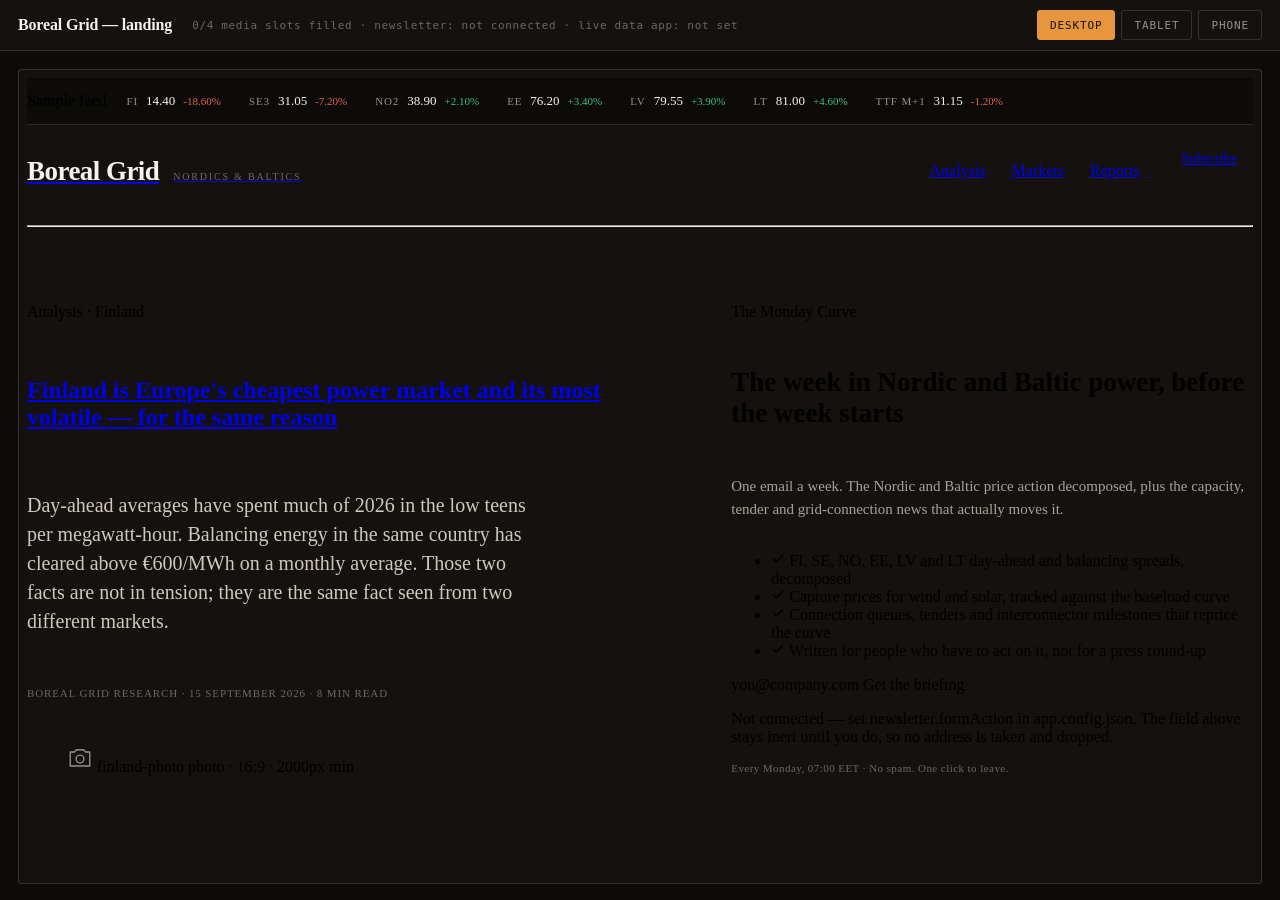
<file: preview.html>
<!doctype html>
<html lang="en">
<head>
<meta charset="utf-8">
<meta name="viewport" content="width=device-width, initial-scale=1">
<title>Boreal Grid — landing preview</title>
<link rel="icon" href="data:image/svg+xml,%3Csvg%20xmlns%3D%22http%3A%2F%2Fwww.w3.org%2F2000%2Fsvg%22%20viewBox%3D%220%200%2032%2032%22%3E%3Crect%20width%3D%2232%22%20height%3D%2232%22%20rx%3D%226%22%20fill%3D%22%2314110e%22%2F%3E%3Cpath%20d%3D%22M5%2022%20L13%2010%20L19%2018%20L27%207%22%20fill%3D%22none%22%20stroke%3D%22%23e7963d%22%20stroke-width%3D%223%22%20stroke-linecap%3D%22round%22%20stroke-linejoin%3D%22round%22%2F%3E%3C%2Fsvg%3E">
<style>
@import url("_ds/organic-0b63b13d-34bf-4cfa-86d1-fa35ca34c91c/styles.css");

/* --- preview chrome (not part of the design) --------------------------- */
html, body { margin: 0; height: 100%; background: #0d0b09; }
body { display: flex; flex-direction: column; font-family: var(--body); color: var(--paper); }

.pv-bar {
  display: flex; flex-wrap: wrap; align-items: center; gap: 20px;
  padding: 10px 18px; background: #14110e;
  border-bottom: 1px solid rgba(246,243,238,0.14);
}
.pv-title { font-family: var(--display); font-size: 16px; font-weight: 600; letter-spacing: -0.01em; }
.pv-meta { font-family: var(--mono); font-size: 11px; letter-spacing: 0.06em; color: var(--muted-on-paper); }
.pv-spacer { flex-grow: 1; }
.pv-group { display: flex; gap: 6px; }
.pv-btn {
  min-height: 30px; padding: 0 12px;
  background: transparent; color: var(--muted-on-ink);
  border: 1px solid rgba(246,243,238,0.14); border-radius: 3px;
  font-family: var(--mono); font-size: 11px; letter-spacing: 0.08em; text-transform: uppercase;
  cursor: pointer;
}
.pv-btn:hover { color: var(--paper); border-color: rgba(246,243,238,0.28); }
.pv-btn[aria-pressed="true"] { color: #14110e; background: var(--thermal); border-color: var(--thermal); }

.pv-stage { flex-grow: 1; overflow: auto; display: flex; justify-content: center; padding: 18px; }
.pv-frame {
  width: 1440px; max-width: 100%; height: 100%; min-height: 600px;
  background: var(--ink); border: 1px solid rgba(246,243,238,0.14); border-radius: 3px;
  transition: width 140ms ease;
}
.pv-frame iframe { display: block; width: 100%; height: 100%; border: 0; border-radius: 2px; }
</style>
</head>
<body>

<div class="pv-bar">
  <span class="pv-title">Boreal Grid — landing</span>
  <span class="pv-meta">0/4 media slots filled &middot; newsletter: not connected &middot; live data app: not set</span>
  <span class="pv-spacer"></span>
  <div class="pv-group" role="group" aria-label="Viewport width">
    <button class="pv-btn" type="button" data-w="1440" aria-pressed="true">Desktop</button>
    <button class="pv-btn" type="button" data-w="834" aria-pressed="false">Tablet</button>
    <button class="pv-btn" type="button" data-w="390" aria-pressed="false">Phone</button>
  </div>
</div>

<div class="pv-stage">
  <div class="pv-frame" id="pv-frame"><iframe id="pv-doc" title="Boreal Grid landing page"></iframe></div>
</div>

<script type="text/plain" id="pv-artboard">[base64]/[base64]/[base64]/[base64]/[base64]/[base64]/[base64]/[base64]/[base64]/[base64]/PyAnJywKICAgICAgICBieWxpbmU6IHMuYnlsaW5lID8/ICcnLAogICAgICAgIGRhdGVMYWJlbDogdGhpcy5mb3JtYXREYXRlKHMucHVibGlzaGVkKSwKICAgICAgICByZWFkaW5nVGltZTogcy5yZWFkaW5nVGltZSA/[base64]/PyAnI2U3OTYzZCcsCiAgICAgIGRlbnNpdHk6IHRoaXMucHJvcHMuZGVuc2l0eSA/[base64]/PyAnTm9yZGljIGFuZCBCYWx0aWMgcG93ZXIgbWFya2V0cywgZGVjb21wb3NlZC4nLAogICAgICBicmFuZENvbnRhY3Q6IHRoaXMucHJvcHMuYnJhbmRDb250YWN0ID8/[base64]/[base64]/[base64]/ICcnLAogICAgICAgICAgYW1vdW50OiBwcmljZWQgPyBjdXIgKyB0LnByaWNlIDogJ1ByaWNlIG9uIHJlcXVlc3QnLAogICAgICAgICAgYW1vdW50Q2xhc3M6IHByaWNlZCA/[base64]/[base64]/ICcjNmQ2ODYxJyA6ICcjZTc5NjNkJwogICAgICAgIH07CiAgICAgIH0pLAoKICAgICAgbGl2ZURhdGFIcmVmOiB3aXJlZCA/IHVybCA6ICcjc3Vic2NyaWJlJywKICAgICAgbGl2ZURhdGFMYWJlbDogd2lyZWQgPyAodGhpcy5wcm9wcy5saXZlRGF0YUxhYmVsID8/[base64]/[base64]/[base64]/[base64]/[base64]/[base64]/[base64]/IHdpbmRvdyA6IGdsb2JhbFRoaXMsIGRvY3VtZW50KTsKPC9zY3JpcHQ+CjwvYm9keT4KPC9odG1sPgo=</script>

<script>
(function () {
  var raw = atob(document.getElementById('pv-artboard').textContent.trim());
  var bytes = new Uint8Array(raw.length);
  for (var b = 0; b < raw.length; b++) bytes[b] = raw.charCodeAt(b);
  document.getElementById('pv-doc').srcdoc = new TextDecoder('utf-8').decode(bytes);

  var frame = document.getElementById('pv-frame');
  var buttons = document.querySelectorAll('.pv-btn');
  for (var i = 0; i < buttons.length; i++) {
    buttons[i].addEventListener('click', function (e) {
      for (var j = 0; j < buttons.length; j++) buttons[j].setAttribute('aria-pressed', 'false');
      e.currentTarget.setAttribute('aria-pressed', 'true');
      frame.style.width = e.currentTarget.getAttribute('data-w') + 'px';
    });
  }
})();
</script>

</body>
</html>
</file>
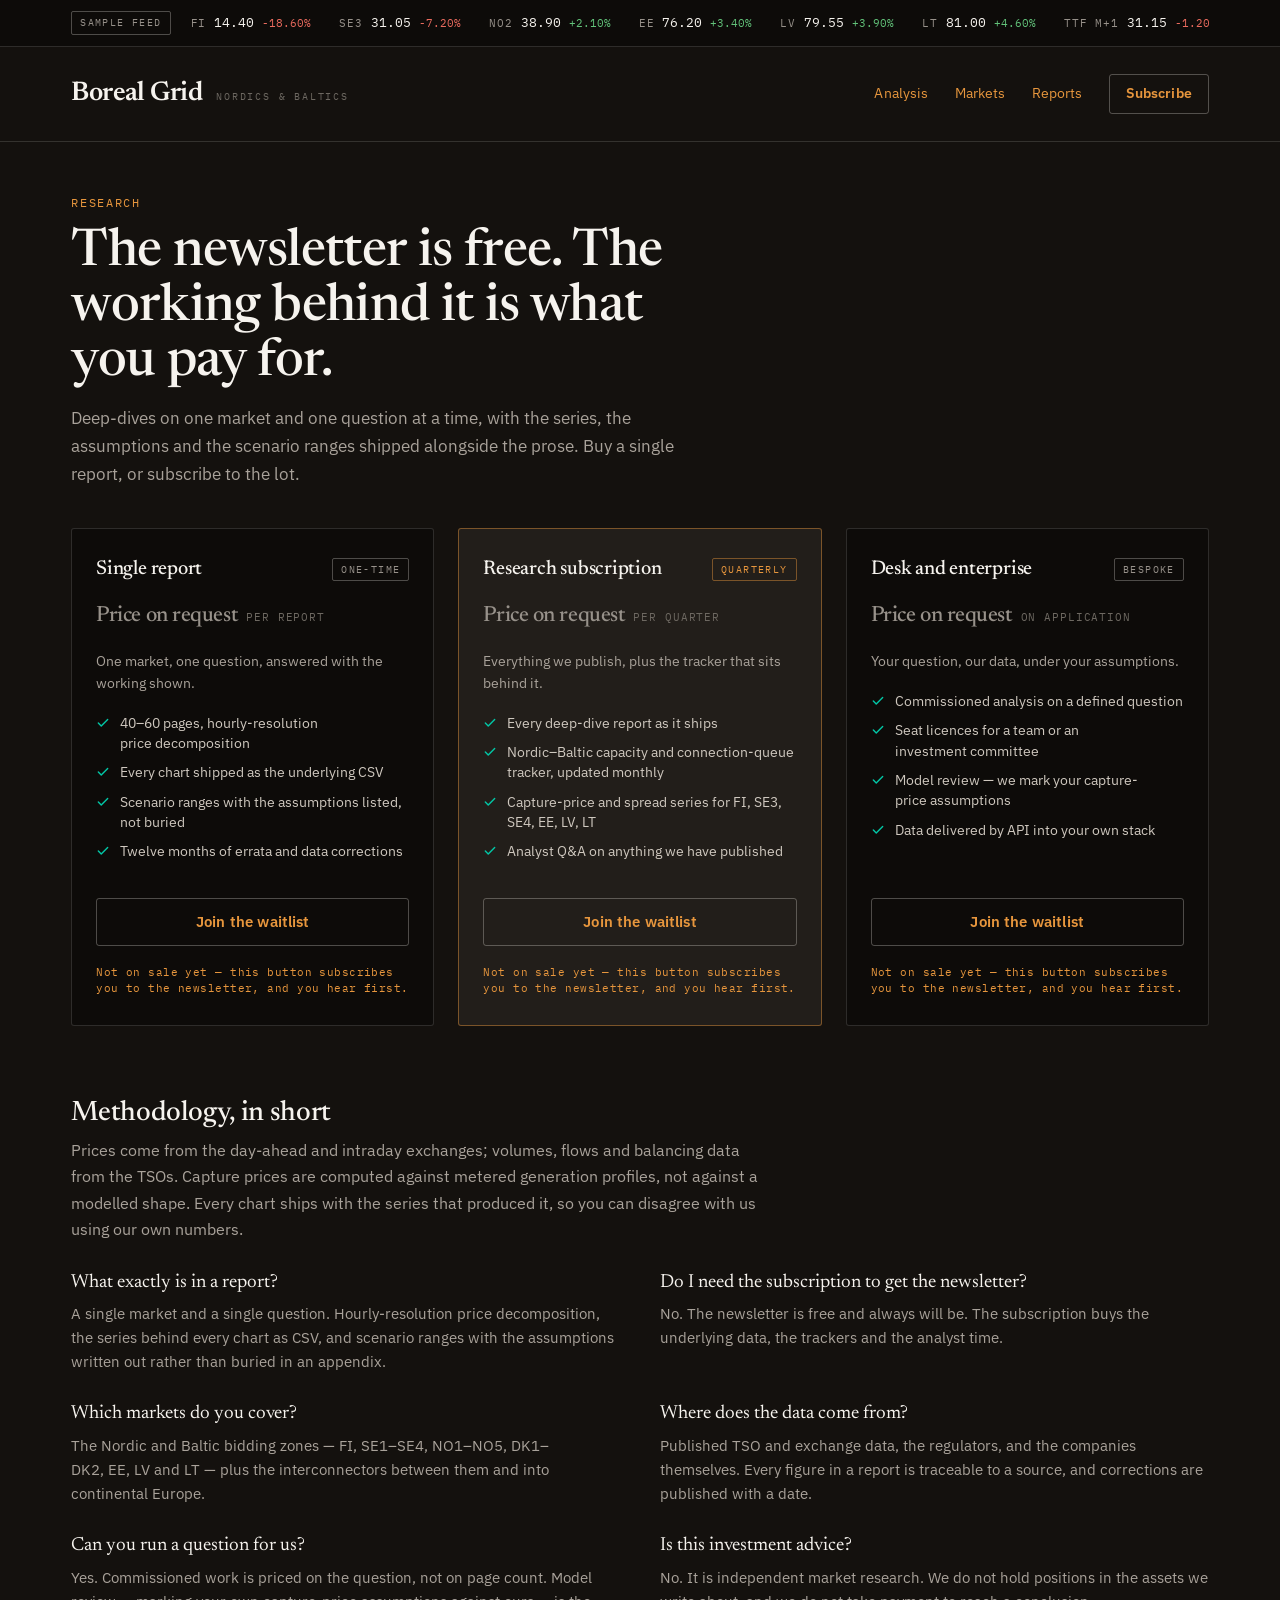
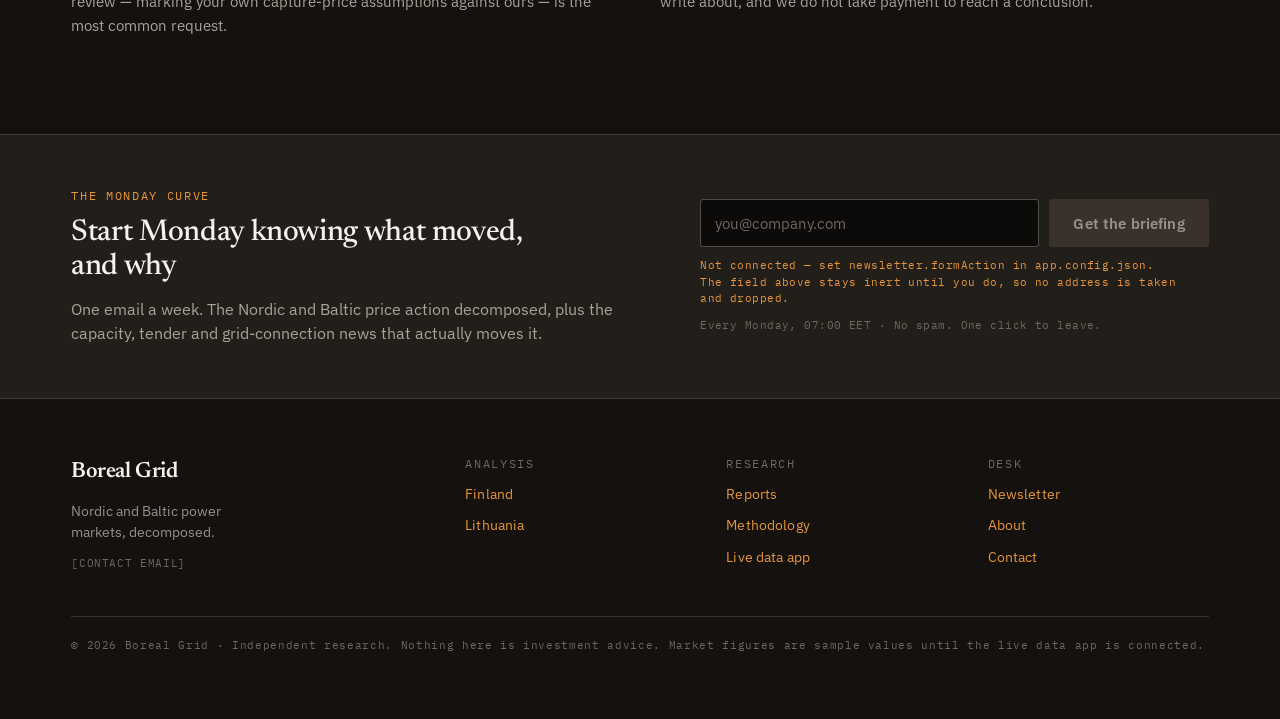
<file: reports.html>
<!doctype html>
<html lang="en">
<head>
<meta charset="utf-8">
<meta name="viewport" content="width=device-width, initial-scale=1">
<title>Research and reports — Boreal Grid</title>
<meta name="description" content="Paid deep-dives and data trackers on the Nordic and Baltic power markets. Single reports, a quarterly research subscription, or commissioned analysis.">
<meta name="color-scheme" content="dark">
<link rel="icon" href="data:image/svg+xml,%3Csvg%20xmlns%3D%22http%3A%2F%2Fwww.w3.org%2F2000%2Fsvg%22%20viewBox%3D%220%200%2032%2032%22%3E%3Crect%20width%3D%2232%22%20height%3D%2232%22%20rx%3D%226%22%20fill%3D%22%2314110e%22%2F%3E%3Cpath%20d%3D%22M5%2022%20L13%2010%20L19%2018%20L27%207%22%20fill%3D%22none%22%20stroke%3D%22%23e7963d%22%20stroke-width%3D%223%22%20stroke-linecap%3D%22round%22%20stroke-linejoin%3D%22round%22%2F%3E%3C%2Fsvg%3E">
<meta property="og:type" content="website">
<meta property="og:site_name" content="Boreal Grid">
<meta property="og:title" content="Research and reports — Boreal Grid">
<meta property="og:description" content="Paid deep-dives and data trackers on the Nordic and Baltic power markets. Single reports, a quarterly research subscription, or commissioned analysis.">
<meta name="twitter:card" content="summary_large_image">
<link rel="preconnect" href="https://fonts.googleapis.com">
<link rel="preconnect" href="https://fonts.gstatic.com" crossorigin>
<link rel="stylesheet" href="https://fonts.googleapis.com/css2?family=Newsreader:ital,opsz,wght@0,6..72,400;0,6..72,500;0,6..72,600;1,6..72,400&family=IBM+Plex+Sans:wght@400;500;600&family=IBM+Plex+Mono:wght@400;500&display=swap">
<link rel="stylesheet" href="site.css">
</head>
<body class="ed-root">
<div class="ed-rail"><div class="ed-wrap ed-rail__inner"><span class="ed-chip">Sample feed</span>
<div class="ed-rail-list" style="display:flex;align-items:center;gap:28px;flex-grow:1"><div class="ed-rail__quote"><span class="ed-rail__code">FI</span><span class="ed-num" style="font-size:13px">14.40</span><span class="ed-num" style="font-size:11px;color:var(--down)">-18.60%</span></div><div class="ed-rail__quote"><span class="ed-rail__code">SE3</span><span class="ed-num" style="font-size:13px">31.05</span><span class="ed-num" style="font-size:11px;color:var(--down)">-7.20%</span></div><div class="ed-rail__quote"><span class="ed-rail__code">NO2</span><span class="ed-num" style="font-size:13px">38.90</span><span class="ed-num" style="font-size:11px;color:var(--up)">+2.10%</span></div><div class="ed-rail__quote"><span class="ed-rail__code">EE</span><span class="ed-num" style="font-size:13px">76.20</span><span class="ed-num" style="font-size:11px;color:var(--up)">+3.40%</span></div><div class="ed-rail__quote"><span class="ed-rail__code">LV</span><span class="ed-num" style="font-size:13px">79.55</span><span class="ed-num" style="font-size:11px;color:var(--up)">+3.90%</span></div><div class="ed-rail__quote"><span class="ed-rail__code">LT</span><span class="ed-num" style="font-size:13px">81.00</span><span class="ed-num" style="font-size:11px;color:var(--up)">+4.60%</span></div><div class="ed-rail__quote"><span class="ed-rail__code">TTF M+1</span><span class="ed-num" style="font-size:13px">31.15</span><span class="ed-num" style="font-size:11px;color:var(--down)">-1.20%</span></div></div>
</div></div>
<header class="ed-wrap ed-masthead">
<a class="ed-story-link" href="index.html" style="display:flex;align-items:baseline;gap:14px">
<span style="font-family:var(--display);font-size:27px;font-weight:600;letter-spacing:-0.02em;color:var(--paper)">Boreal Grid</span>
<span style="font-family:var(--mono);font-size:10px;letter-spacing:0.18em;text-transform:uppercase;color:var(--muted-on-paper)">Nordics&nbsp;&amp;&nbsp;Baltics</span>
</a>
<nav class="ed-nav"><a class="ed-navlink" href="index.html#analysis">Analysis</a><a class="ed-navlink" href="index.html#markets">Markets</a><a class="ed-navlink" href="reports.html">Reports</a>
<a class="ed-cta ed-cta--ghost" style="min-height:40px;padding:0 16px;font-size:14px" href="index.html#subscribe">Subscribe</a>
</nav></header>
<hr class="ed-hairline">
<main class="ed-wrap">
<section style="display:flex;flex-direction:column;gap:14px;max-width:64ch;padding-block:52px 0">
<p class="ed-kicker">Research</p>
<h1 style="font-family:var(--display);font-weight:500;letter-spacing:-0.012em;font-size:clamp(34px,4.2vw,52px);line-height:1.05;margin:0">The newsletter is free. The working behind it is what you pay for.</h1>
<p style="font-size:17px;line-height:1.65;color:#a9a29a">Deep-dives on one market and one question at a time, with the series, the assumptions and the scenario ranges shipped alongside the prose. Buy a single report, or subscribe to the lot.</p>
</section>

<section class="ed-tier-grid" style="padding-block:40px 0" id="pricing"><div class="ed-tier">
<div style="display:flex;align-items:center;justify-content:space-between;gap:12px">
<h3 style="font-family:var(--display);font-weight:500;font-size:20px;margin:0">Single report</h3>
<span class="ed-chip">One-time</span>
</div>
<div class="ed-tier__price">
<span class="ed-tier__amount ed-tier__amount--tbc">Price on request</span>
<span class="ed-tier__unit">per report</span>
</div>
<p style="font-size:14px;line-height:1.55;color:#a9a29a;margin:0">One market, one question, answered with the working shown.</p>
<ul class="ed-ticks"><li><svg width="14" height="14" viewBox="0 0 24 24" fill="none" stroke="currentColor" stroke-width="2.4" stroke-linecap="round" stroke-linejoin="round" aria-hidden="true"><path d="M20 6 9 17l-5-5"></path></svg><span>40–60 pages, hourly-resolution price decomposition</span></li><li><svg width="14" height="14" viewBox="0 0 24 24" fill="none" stroke="currentColor" stroke-width="2.4" stroke-linecap="round" stroke-linejoin="round" aria-hidden="true"><path d="M20 6 9 17l-5-5"></path></svg><span>Every chart shipped as the underlying CSV</span></li><li><svg width="14" height="14" viewBox="0 0 24 24" fill="none" stroke="currentColor" stroke-width="2.4" stroke-linecap="round" stroke-linejoin="round" aria-hidden="true"><path d="M20 6 9 17l-5-5"></path></svg><span>Scenario ranges with the assumptions listed, not buried</span></li><li><svg width="14" height="14" viewBox="0 0 24 24" fill="none" stroke="currentColor" stroke-width="2.4" stroke-linecap="round" stroke-linejoin="round" aria-hidden="true"><path d="M20 6 9 17l-5-5"></path></svg><span>Twelve months of errata and data corrections</span></li></ul>
<div class="ed-tier__spacer"></div>
<a class="ed-cta ed-cta--block ed-cta--ghost" href="index.html#subscribe">Join the waitlist</a>
<p style="font-family:var(--mono);font-size:11px;line-height:1.5;letter-spacing:0.04em;margin:0;color:var(--thermal)">Not on sale yet — this button subscribes you to the newsletter, and you hear first.</p>
</div><div class="ed-tier ed-tier--featured">
<div style="display:flex;align-items:center;justify-content:space-between;gap:12px">
<h3 style="font-family:var(--display);font-weight:500;font-size:20px;margin:0">Research subscription</h3>
<span class="ed-chip ed-chip--accent">Quarterly</span>
</div>
<div class="ed-tier__price">
<span class="ed-tier__amount ed-tier__amount--tbc">Price on request</span>
<span class="ed-tier__unit">per quarter</span>
</div>
<p style="font-size:14px;line-height:1.55;color:#a9a29a;margin:0">Everything we publish, plus the tracker that sits behind it.</p>
<ul class="ed-ticks"><li><svg width="14" height="14" viewBox="0 0 24 24" fill="none" stroke="currentColor" stroke-width="2.4" stroke-linecap="round" stroke-linejoin="round" aria-hidden="true"><path d="M20 6 9 17l-5-5"></path></svg><span>Every deep-dive report as it ships</span></li><li><svg width="14" height="14" viewBox="0 0 24 24" fill="none" stroke="currentColor" stroke-width="2.4" stroke-linecap="round" stroke-linejoin="round" aria-hidden="true"><path d="M20 6 9 17l-5-5"></path></svg><span>Nordic–Baltic capacity and connection-queue tracker, updated monthly</span></li><li><svg width="14" height="14" viewBox="0 0 24 24" fill="none" stroke="currentColor" stroke-width="2.4" stroke-linecap="round" stroke-linejoin="round" aria-hidden="true"><path d="M20 6 9 17l-5-5"></path></svg><span>Capture-price and spread series for FI, SE3, SE4, EE, LV, LT</span></li><li><svg width="14" height="14" viewBox="0 0 24 24" fill="none" stroke="currentColor" stroke-width="2.4" stroke-linecap="round" stroke-linejoin="round" aria-hidden="true"><path d="M20 6 9 17l-5-5"></path></svg><span>Analyst Q&amp;A on anything we have published</span></li></ul>
<div class="ed-tier__spacer"></div>
<a class="ed-cta ed-cta--block ed-cta--ghost" href="index.html#subscribe">Join the waitlist</a>
<p style="font-family:var(--mono);font-size:11px;line-height:1.5;letter-spacing:0.04em;margin:0;color:var(--thermal)">Not on sale yet — this button subscribes you to the newsletter, and you hear first.</p>
</div><div class="ed-tier">
<div style="display:flex;align-items:center;justify-content:space-between;gap:12px">
<h3 style="font-family:var(--display);font-weight:500;font-size:20px;margin:0">Desk and enterprise</h3>
<span class="ed-chip">Bespoke</span>
</div>
<div class="ed-tier__price">
<span class="ed-tier__amount ed-tier__amount--tbc">Price on request</span>
<span class="ed-tier__unit">on application</span>
</div>
<p style="font-size:14px;line-height:1.55;color:#a9a29a;margin:0">Your question, our data, under your assumptions.</p>
<ul class="ed-ticks"><li><svg width="14" height="14" viewBox="0 0 24 24" fill="none" stroke="currentColor" stroke-width="2.4" stroke-linecap="round" stroke-linejoin="round" aria-hidden="true"><path d="M20 6 9 17l-5-5"></path></svg><span>Commissioned analysis on a defined question</span></li><li><svg width="14" height="14" viewBox="0 0 24 24" fill="none" stroke="currentColor" stroke-width="2.4" stroke-linecap="round" stroke-linejoin="round" aria-hidden="true"><path d="M20 6 9 17l-5-5"></path></svg><span>Seat licences for a team or an investment committee</span></li><li><svg width="14" height="14" viewBox="0 0 24 24" fill="none" stroke="currentColor" stroke-width="2.4" stroke-linecap="round" stroke-linejoin="round" aria-hidden="true"><path d="M20 6 9 17l-5-5"></path></svg><span>Model review — we mark your capture-price assumptions</span></li><li><svg width="14" height="14" viewBox="0 0 24 24" fill="none" stroke="currentColor" stroke-width="2.4" stroke-linecap="round" stroke-linejoin="round" aria-hidden="true"><path d="M20 6 9 17l-5-5"></path></svg><span>Data delivered by API into your own stack</span></li></ul>
<div class="ed-tier__spacer"></div>
<a class="ed-cta ed-cta--block ed-cta--ghost" href="index.html#subscribe">Join the waitlist</a>
<p style="font-family:var(--mono);font-size:11px;line-height:1.5;letter-spacing:0.04em;margin:0;color:var(--thermal)">Not on sale yet — this button subscribes you to the newsletter, and you hear first.</p>
</div></section>

<section style="padding-block:72px 0" id="methodology">
<h2 style="font-family:var(--display);font-weight:500;font-size:28px;margin:0 0 8px">Methodology, in short</h2>
<p style="font-size:16px;line-height:1.65;color:#a9a29a;max-width:70ch;margin:0 0 28px">
Prices come from the day-ahead and intraday exchanges; volumes, flows and balancing data from the TSOs.
Capture prices are computed against metered generation profiles, not against a modelled shape. Every chart
ships with the series that produced it, so you can disagree with us using our own numbers.
</p>
<div class="ed-faq" id="about"><div><p class="ed-faq__q">What exactly is in a report?</p><p class="ed-faq__a">A single market and a single question. Hourly-resolution price decomposition, the series behind every chart as CSV, and scenario ranges with the assumptions written out rather than buried in an appendix.</p></div><div><p class="ed-faq__q">Do I need the subscription to get the newsletter?</p><p class="ed-faq__a">No. The newsletter is free and always will be. The subscription buys the underlying data, the trackers and the analyst time.</p></div><div><p class="ed-faq__q">Which markets do you cover?</p><p class="ed-faq__a">The Nordic and Baltic bidding zones — FI, SE1–SE4, NO1–NO5, DK1–DK2, EE, LV and LT — plus the interconnectors between them and into continental Europe.</p></div><div><p class="ed-faq__q">Where does the data come from?</p><p class="ed-faq__a">Published TSO and exchange data, the regulators, and the companies themselves. Every figure in a report is traceable to a source, and corrections are published with a date.</p></div><div><p class="ed-faq__q">Can you run a question for us?</p><p class="ed-faq__a">Yes. Commissioned work is priced on the question, not on page count. Model review — marking your own capture-price assumptions against ours — is the most common request.</p></div><div><p class="ed-faq__q">Is this investment advice?</p><p class="ed-faq__a">No. It is independent market research. We do not hold positions in the assets we write about, and we do not take payment to reach a conclusion.</p></div></div>
</section>
</main>
<section style="margin-top:96px;background:var(--ink-raised);border-block:1px solid var(--rule-on-ink)" id="subscribe">
<div class="ed-wrap ed-band-grid">
<div style="display:flex;flex-direction:column;gap:12px;max-width:56ch">
<p class="ed-kicker">The Monday Curve</p>
<h2 style="font-size:30px">Start Monday knowing what moved, and why</h2>
<p style="font-size:16px;line-height:1.55;color:#a9a29a">One email a week. The Nordic and Baltic price action decomposed, plus the capacity, tender and grid-connection news that actually moves it.</p>
</div>
<div style="display:flex;flex-direction:column;gap:10px">
<div class="ed-signup__row" aria-hidden="true">
<span class="ed-input ed-input--dead">you@company.com</span>
<span class="ed-cta ed-cta--dead">Get the briefing</span>
</div>
<p class="ed-warn">Not connected — set newsletter.formAction in app.config.json.<br>The field above stays inert until you do, so no address is taken and dropped.</p>
<p style="font-family:var(--mono);font-size:11px;letter-spacing:0.04em;color:var(--muted-on-paper)">Every Monday, 07:00 EET &middot; No spam. One click to leave.</p>
</div></div></section>
<footer class="ed-wrap" style="padding-block:56px 64px">
<div class="ed-foot-grid">
<div style="display:flex;flex-direction:column;gap:12px">
<span style="font-family:var(--display);font-size:22px;font-weight:600;letter-spacing:-0.02em">Boreal Grid</span>
<p style="font-size:14px;line-height:1.5;color:var(--muted-on-ink);max-width:34ch">Nordic and Baltic power markets, decomposed.</p>
<p style="font-family:var(--mono);font-size:11px;letter-spacing:0.06em;color:var(--muted-on-paper)">[CONTACT EMAIL]</p>
</div><div class="ed-foot-col"><p class="ed-kicker" style="color:var(--muted-on-paper)">Analysis</p><a class="ed-navlink" style="font-size:14px" href="news/finland-cheapest-and-most-volatile.html">Finland</a><a class="ed-navlink" style="font-size:14px" href="news/lithuania-renewables-speed-and-capture-prices.html">Lithuania</a></div><div class="ed-foot-col"><p class="ed-kicker" style="color:var(--muted-on-paper)">Research</p><a class="ed-navlink" style="font-size:14px" href="reports.html">Reports</a><a class="ed-navlink" style="font-size:14px" href="reports.html#methodology">Methodology</a><a class="ed-navlink" style="font-size:14px" href="index.html#live-data-app">Live data app</a></div><div class="ed-foot-col"><p class="ed-kicker" style="color:var(--muted-on-paper)">Desk</p><a class="ed-navlink" style="font-size:14px" href="index.html#subscribe">Newsletter</a><a class="ed-navlink" style="font-size:14px" href="reports.html#about">About</a><a class="ed-navlink" style="font-size:14px" href="index.html#contact">Contact</a></div></div>
<hr class="ed-hairline" style="margin-top:44px">
<p style="padding-top:20px;font-family:var(--mono);font-size:11px;line-height:1.6;letter-spacing:0.06em;color:var(--muted-on-paper)">
&copy; 2026 Boreal Grid &middot; Independent research. Nothing here is investment advice.
Market figures are sample values until the live data app is connected.
</p></footer>
<script>/* ---------------------------------------------------------------------------
   Boreal Grid — design-system bundle
   Design system id: organic-0b63b13d-34bf-4cfa-86d1-fa35ca34c91c

   Exposes the tokens that cannot live in CSS alone: the categorical series
   palette used by charts, the media-slot contract, and the number/date
   formatters the market rail and data panels share.

   Loaded as a plain <script> (no modules) so it works from file:// as well as
   from a server. Everything hangs off window.EDS.
   --------------------------------------------------------------------------- */

(function (global) {
  'use strict';

  /* Accent hues share L=0.74 / C=0.14 in oklch so no series shouts louder than
     another. Charts must use the literal hex, not the CSS variable: SVG
     rasterisers and PDF export do not always resolve custom properties. */
  var SERIES = [
    { id: 's1', hex: '#e7963d', oklch: 'oklch(0.74 0.14 65)',  name: 'Thermal / amber' },
    { id: 's2', hex: '#00c7a6', oklch: 'oklch(0.74 0.14 175)', name: 'Renewable / teal' },
    { id: 's3', hex: '#b995f6', oklch: 'oklch(0.74 0.14 300)', name: 'Third series / violet' }
  ];

  var COLOR = {
    ink: '#14110e',
    inkRaised: '#221e1a',
    inkSunk: '#0d0b09',
    paper: '#f6f3ee',
    mutedOnInk: '#97918a',
    ruleOnInk: 'rgba(246, 243, 238, 0.14)',
    thermal: '#e7963d',
    renewable: '#00c7a6',
    up: '#3fbf7f',
    down: '#e5644a'
  };

  /* -------------------------------------------------------------------------
     Media-slot contract.

     Every picture, graph, map or video on the landing page is declared here
     once, and referenced by id from both the artboard and preview.html. A slot
     is filled by adding an entry with the same id to assets/manifest.json —
     nothing in the markup has to change.

       kind    photo | chart | map | video | logo
       ratio   intrinsic aspect the layout reserves, as "w/h"
       minW    smallest source width that still looks sharp at 2x
     ------------------------------------------------------------------------- */
  var SLOTS = [
    { id: 'masthead-logo',      kind: 'logo',  ratio: '4/1',  minW: 480,
      note: 'Optional. Replaces the wordmark set in type.' },
    { id: 'finland-photo',      kind: 'photo', ratio: '16/9', minW: 2000,
      note: 'Finland lead story. Full-bleed within the hero column, and the article lead.' },
    { id: 'finland-chart',      kind: 'chart', ratio: '16/9', minW: 1800,
      note: 'Finland article: day-ahead against balancing energy.' },
    { id: 'lithuania-chart',    kind: 'chart', ratio: '4/3',  minW: 1400,
      note: 'Lithuania feature. Static export or a live embed URL.' },
    { id: 'lithuania-grid-chart', kind: 'chart', ratio: '16/9', minW: 1800,
      note: 'Lithuania article: connection queue against firm transmission capacity.' },
    { id: 'prices-chart',       kind: 'chart', ratio: '16/9', minW: 1800,
      note: 'Day-ahead power panel. Ships with a drawn sample; replace with the live chart.' },
    { id: 'flows-map',          kind: 'map',   ratio: '4/3',  minW: 1400,
      note: 'Nordic-Baltic corridor map. Ships with a drawn sample; replace with the live map.' }
  ];

  var SLOT_BY_ID = {};
  for (var i = 0; i < SLOTS.length; i++) SLOT_BY_ID[SLOTS[i].id] = SLOTS[i];

  /* Formatters shared by the market rail and the data panels. */
  function price(value, dp) {
    if (value === null || value === undefined || value === '') return '—';
    var n = Number(value);
    if (!isFinite(n)) return String(value);
    return n.toFixed(dp === undefined ? 2 : dp);
  }

  function change(value, dp) {
    if (value === null || value === undefined || value === '') return '—';
    var n = Number(value);
    if (!isFinite(n)) return String(value);
    return (n > 0 ? '+' : '') + n.toFixed(dp === undefined ? 2 : dp) + '%';
  }

  function direction(value) {
    var n = Number(value);
    if (!isFinite(n) || n === 0) return 'flat';
    return n > 0 ? 'up' : 'down';
  }

  function changeColor(value) {
    var d = direction(value);
    return d === 'up' ? COLOR.up : d === 'down' ? COLOR.down : COLOR.mutedOnInk;
  }

  /* "14 min ago" from an ISO timestamp; falls back to the raw string so an
     unfilled [PLACEHOLDER] shows through instead of rendering "Invalid Date". */
  function timeAgo(iso, now) {
    var t = Date.parse(iso);
    if (isNaN(t)) return String(iso);
    var secs = Math.max(0, ((now === undefined ? Date.now() : now) - t) / 1000);
    if (secs < 90) return 'just now';
    var mins = Math.round(secs / 60);
    if (mins < 60) return mins + ' min ago';
    var hours = Math.round(mins / 60);
    if (hours < 24) return hours + (hours === 1 ? ' hour ago' : ' hours ago');
    var days = Math.round(hours / 24);
    return days + (days === 1 ? ' day ago' : ' days ago');
  }

  global.EDS = {
    SERIES: SERIES,
    COLOR: COLOR,
    SLOTS: SLOTS,
    slot: function (id) { return SLOT_BY_ID[id] || null; },
    price: price,
    change: change,
    direction: direction,
    changeColor: changeColor,
    timeAgo: timeAgo
  };
})(typeof window !== 'undefined' ? window : globalThis);
</script>
<script>window.ED_ASSET_BASE = "assets/";
window.ED_MANIFEST = {"assets":{}};</script>
<script>/* ---------------------------------------------------------------------------
   image-slot.js — the media import layer for the Boreal Grid site.

   Every picture, graph, map and video on the page is a declared SLOT. Markup
   reserves the space and names the slot; nothing in the markup knows where the
   asset lives:

     <figure class="ed-slot" data-slot="finland-photo" data-caption="..."></figure>

   To fill a slot, add an entry to assets/manifest.json keyed by the same id.
   Three source shapes are supported, which is what makes one mechanism cover
   pictures, graphs and maps at once:

     { "type": "image", "src": "media/lead.jpg", "alt": "..." }
       any raster or SVG file under assets/

     { "type": "embed", "src": "https://data.example/chart/de-da?embed=1" }
       a live graph or slippy map served by the live-data app; rendered in a
       sandboxed iframe so a third-party embed cannot reach into this page

     { "type": "inline", "svg": "<svg …>…</svg>" }
       a vector export pasted straight in — stays crisp in PNG/PDF export

   An unfilled slot renders a designed placeholder carrying its id, kind and
   the source spec it wants, so an unfinished page still reads as a layout
   rather than as a hole. A slot that already contains drawn content — the
   sample price chart and flow map do — keeps it until the manifest overrides it.

   Plain <script>, no modules, no build step. Works from file:// as well as
   from a server: when fetch() is unavailable or blocked, the page's own
   window.ED_MANIFEST object is used instead.

   Set window.ED_ASSET_BASE before this script to relocate assets/ for a page
   that is not at the site root.
   --------------------------------------------------------------------------- */

(function (global, document) {
  'use strict';

  /* Pages that do not sit at the site root (the article pages under news/)
     set window.ED_ASSET_BASE before loading this file, so a manifest entry
     stays a single repo-relative path no matter which page resolves it. */
  var ASSET_BASE = global.ED_ASSET_BASE || 'assets/';
  var MANIFEST_URL = ASSET_BASE + 'manifest.json';

  var GLYPH = {
    photo: '<path d="M3 5.5h4l1.4-2h7.2L17 5.5h4v13H3z"/><circle cx="12" cy="12" r="3.6"/>',
    chart: '<path d="M4 20V9.5M10 20V4.5M16 20v-7M22 20H2"/>',
    map:   '<path d="M9 3.5 3 6v14.5l6-2.5 6 2.5 6-2.5V3.5L15 6z"/><path d="M9 3.5V18M15 6v14.5"/>',
    video: '<rect x="2.5" y="5" width="14" height="14" rx="1.5"/><path d="M16.5 10.5 21.5 7.5v9l-5-3z"/>',
    logo:  '<rect x="2.5" y="7" width="19" height="10" rx="1.5"/><path d="M6.5 12h11"/>'
  };

  function svgGlyph(kind) {
    var d = GLYPH[kind] || GLYPH.photo;
    return '<svg width="26" height="26" viewBox="0 0 24 24" fill="none" ' +
      'stroke="currentColor" stroke-width="1.25" stroke-linecap="round" ' +
      'stroke-linejoin="round" aria-hidden="true" focusable="false">' + d + '</svg>';
  }

  function escapeHtml(s) {
    return String(s === undefined || s === null ? '' : s)
      .replace(/&/g, '&amp;').replace(/</g, '&lt;').replace(/>/g, '&gt;')
      .replace(/"/g, '&quot;').replace(/'/g, '&#39;');
  }

  function specOf(el, spec) {
    return {
      id: el.getAttribute('data-slot') || '',
      kind: el.getAttribute('data-kind') || (spec && spec.kind) || 'photo',
      ratio: el.getAttribute('data-ratio') || (spec && spec.ratio) || '16/9',
      minW: Number(el.getAttribute('data-min-width') || (spec && spec.minW) || 0),
      caption: el.getAttribute('data-caption') || ''
    };
  }

  function renderEmpty(el, s) {
    el.classList.add('ed-slot--empty');
    el.setAttribute('data-state', 'empty');
    el.innerHTML =
      '<span style="color:' + (s.kind === 'chart' || s.kind === 'map' ? '#00c7a6' : '#97918a') + '">' +
        svgGlyph(s.kind) +
      '</span>' +
      '<span class="ed-slot__id">' + escapeHtml(s.id) + '</span>' +
      '<span class="ed-slot__spec">' + escapeHtml(s.kind) + ' &middot; ' +
        escapeHtml(s.ratio.replace('/', ':')) +
        (s.minW ? ' &middot; ' + s.minW + 'px min' : '') +
      '</span>';
  }

  function renderFilled(el, s, entry) {
    el.classList.remove('ed-slot--empty');
    el.setAttribute('data-state', 'filled');

    if (entry.type === 'inline' && entry.svg) {
      el.innerHTML = entry.svg;
      return;
    }

    var src = entry.src || '';
    if (!src) { renderEmpty(el, s); return; }

    if (entry.type === 'embed') {
      // Sandboxed: a live chart or map embed gets to run scripts, nothing else.
      el.innerHTML = '<iframe src="' + escapeHtml(src) + '" loading="lazy" ' +
        'title="' + escapeHtml(entry.alt || s.id) + '" ' +
        'sandbox="allow-scripts allow-popups" referrerpolicy="no-referrer"></iframe>';
      return;
    }

    if (entry.type === 'video') {
      el.innerHTML = '<video src="' + escapeHtml(resolve(src)) + '" playsinline muted ' +
        (entry.poster ? 'poster="' + escapeHtml(resolve(entry.poster)) + '" ' : '') +
        'controls></video>';
      return;
    }

    el.innerHTML = '<img src="' + escapeHtml(resolve(src)) + '" ' +
      'alt="' + escapeHtml(entry.alt || '') + '" loading="lazy" decoding="async">';
  }

  function resolve(src) {
    return /^(https?:|data:|blob:|\/)/.test(src) ? src : ASSET_BASE + src;
  }

  function apply(manifest) {
    var assets = (manifest && manifest.assets) || {};
    var nodes = document.querySelectorAll('[data-slot]');
    var filled = 0;

    for (var i = 0; i < nodes.length; i++) {
      var el = nodes[i];
      var declared = global.EDS ? global.EDS.slot(el.getAttribute('data-slot')) : null;
      var s = specOf(el, declared);

      if (s.ratio && !el.style.aspectRatio) el.style.aspectRatio = s.ratio;

      var entry = assets[s.id];
      if (entry && (entry.src || entry.svg)) {
        renderFilled(el, s, entry);
        filled++;
      } else if (el.querySelector('svg, img, iframe, video')) {
        // The slot ships with drawn content (the sample chart and map do).
        // That is its default, not a hole — leave it until the manifest fills it.
        el.setAttribute('data-state', 'default');
      } else {
        renderEmpty(el, s);
      }

      if (s.caption) {
        var cap = document.createElement('figcaption');
        cap.className = 'ed-slot__caption';
        cap.textContent = s.caption;
        if (el.parentNode) el.parentNode.insertBefore(cap, el.nextSibling);
      }
    }

    document.documentElement.setAttribute('data-slots-filled', filled + '/' + nodes.length);
    global.dispatchEvent(new CustomEvent('ed:slots-ready', {
      detail: { total: nodes.length, filled: filled }
    }));
  }

  function load() {
    // An inline manifest always wins — it is what makes file:// previews work.
    if (global.ED_MANIFEST) { apply(global.ED_MANIFEST); return; }
    if (typeof fetch !== 'function') { apply(null); return; }
    fetch(MANIFEST_URL, { cache: 'no-cache' })
      .then(function (r) { return r.ok ? r.json() : null; })
      .then(apply)
      .catch(function () { apply(null); });
  }

  if (document.readyState === 'loading') document.addEventListener('DOMContentLoaded', load);
  else load();

  global.EDSlots = { apply: apply, reload: load };
})(typeof window !== 'undefined' ? window : globalThis, document);
</script>
</body>
</html>
</file>
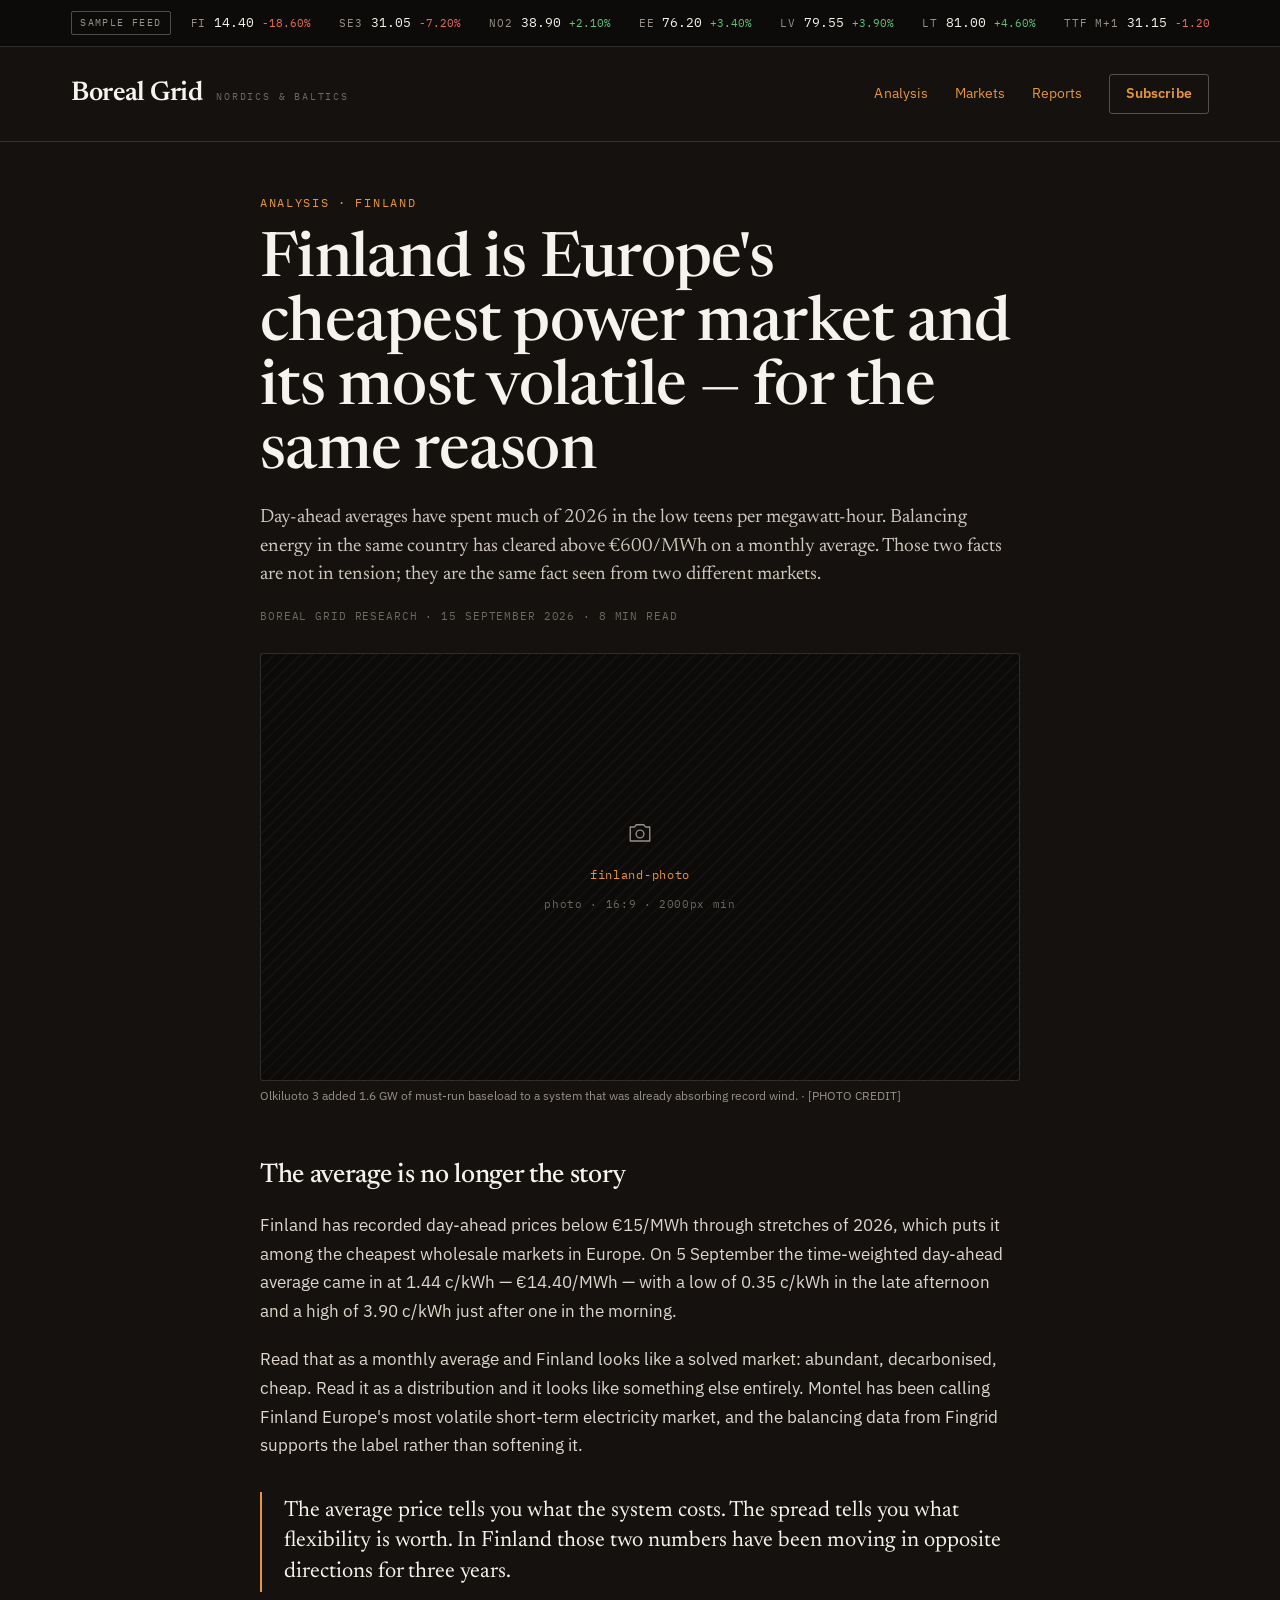
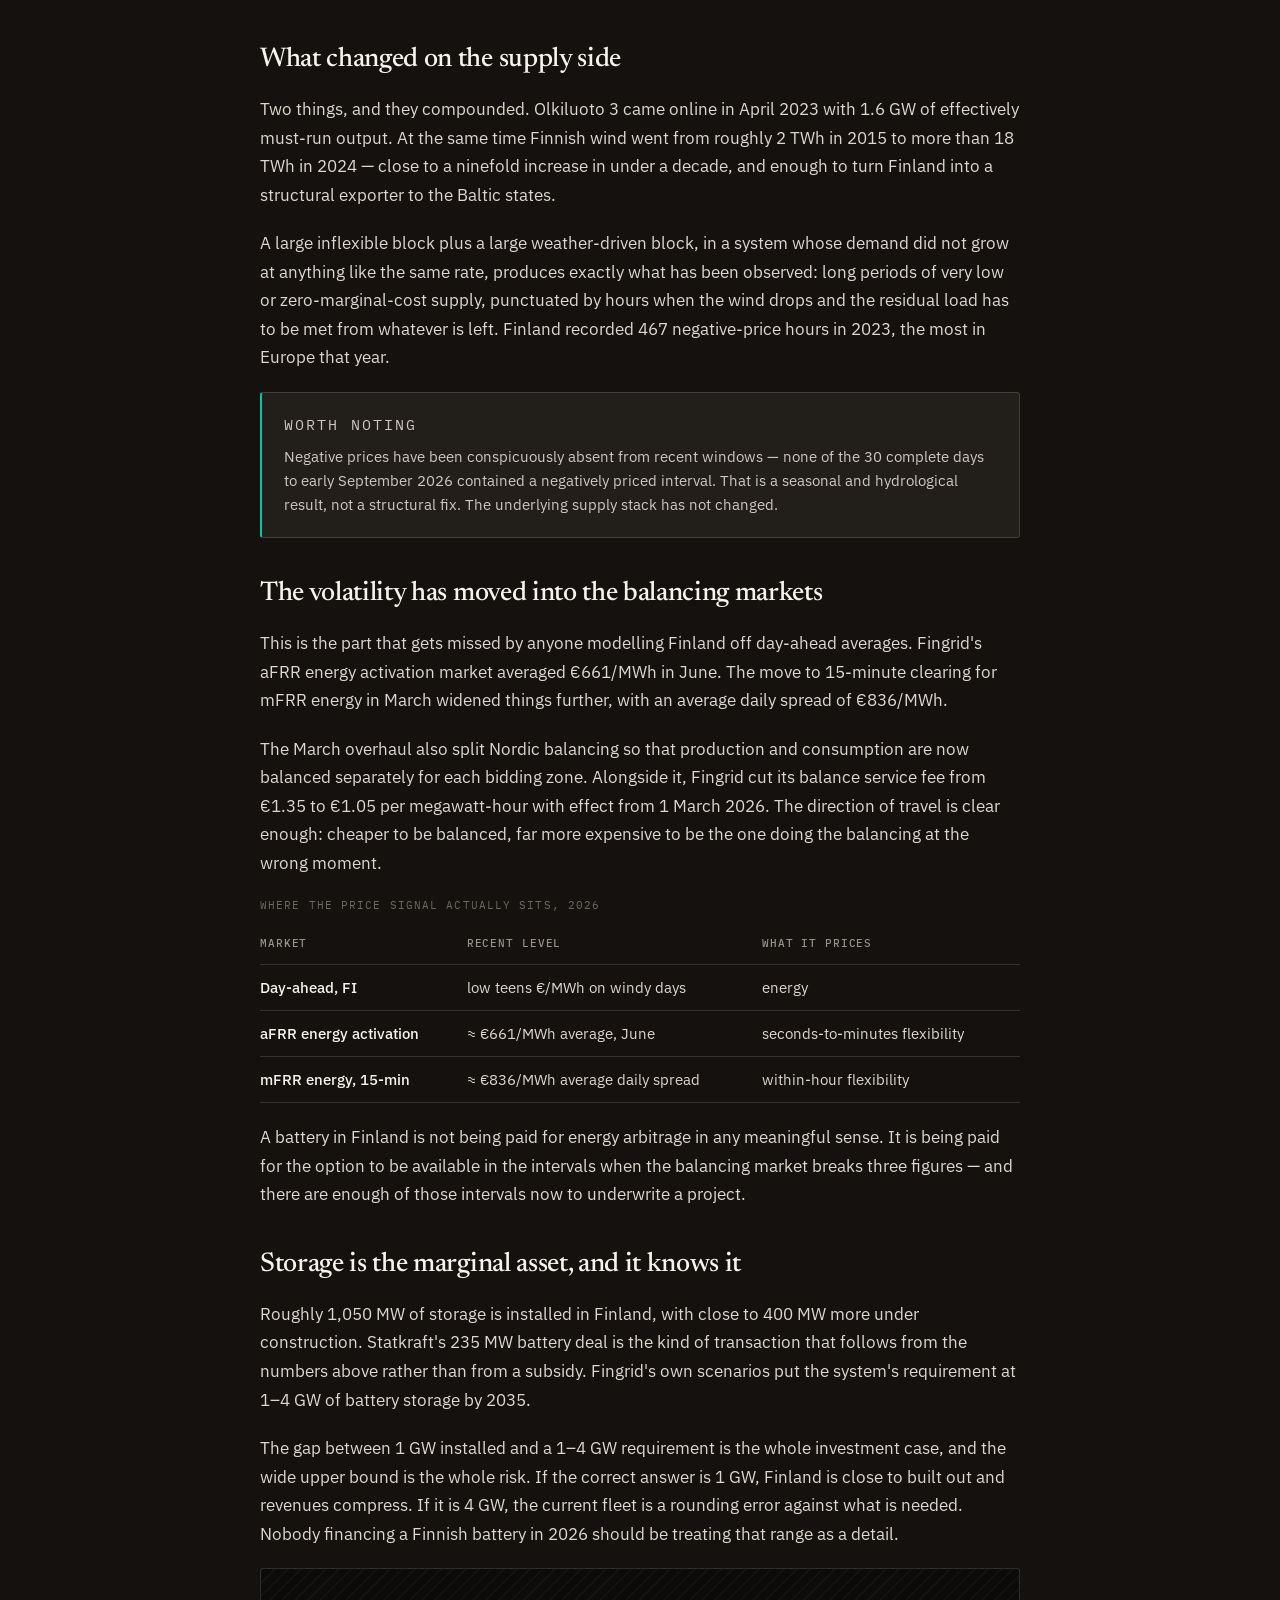
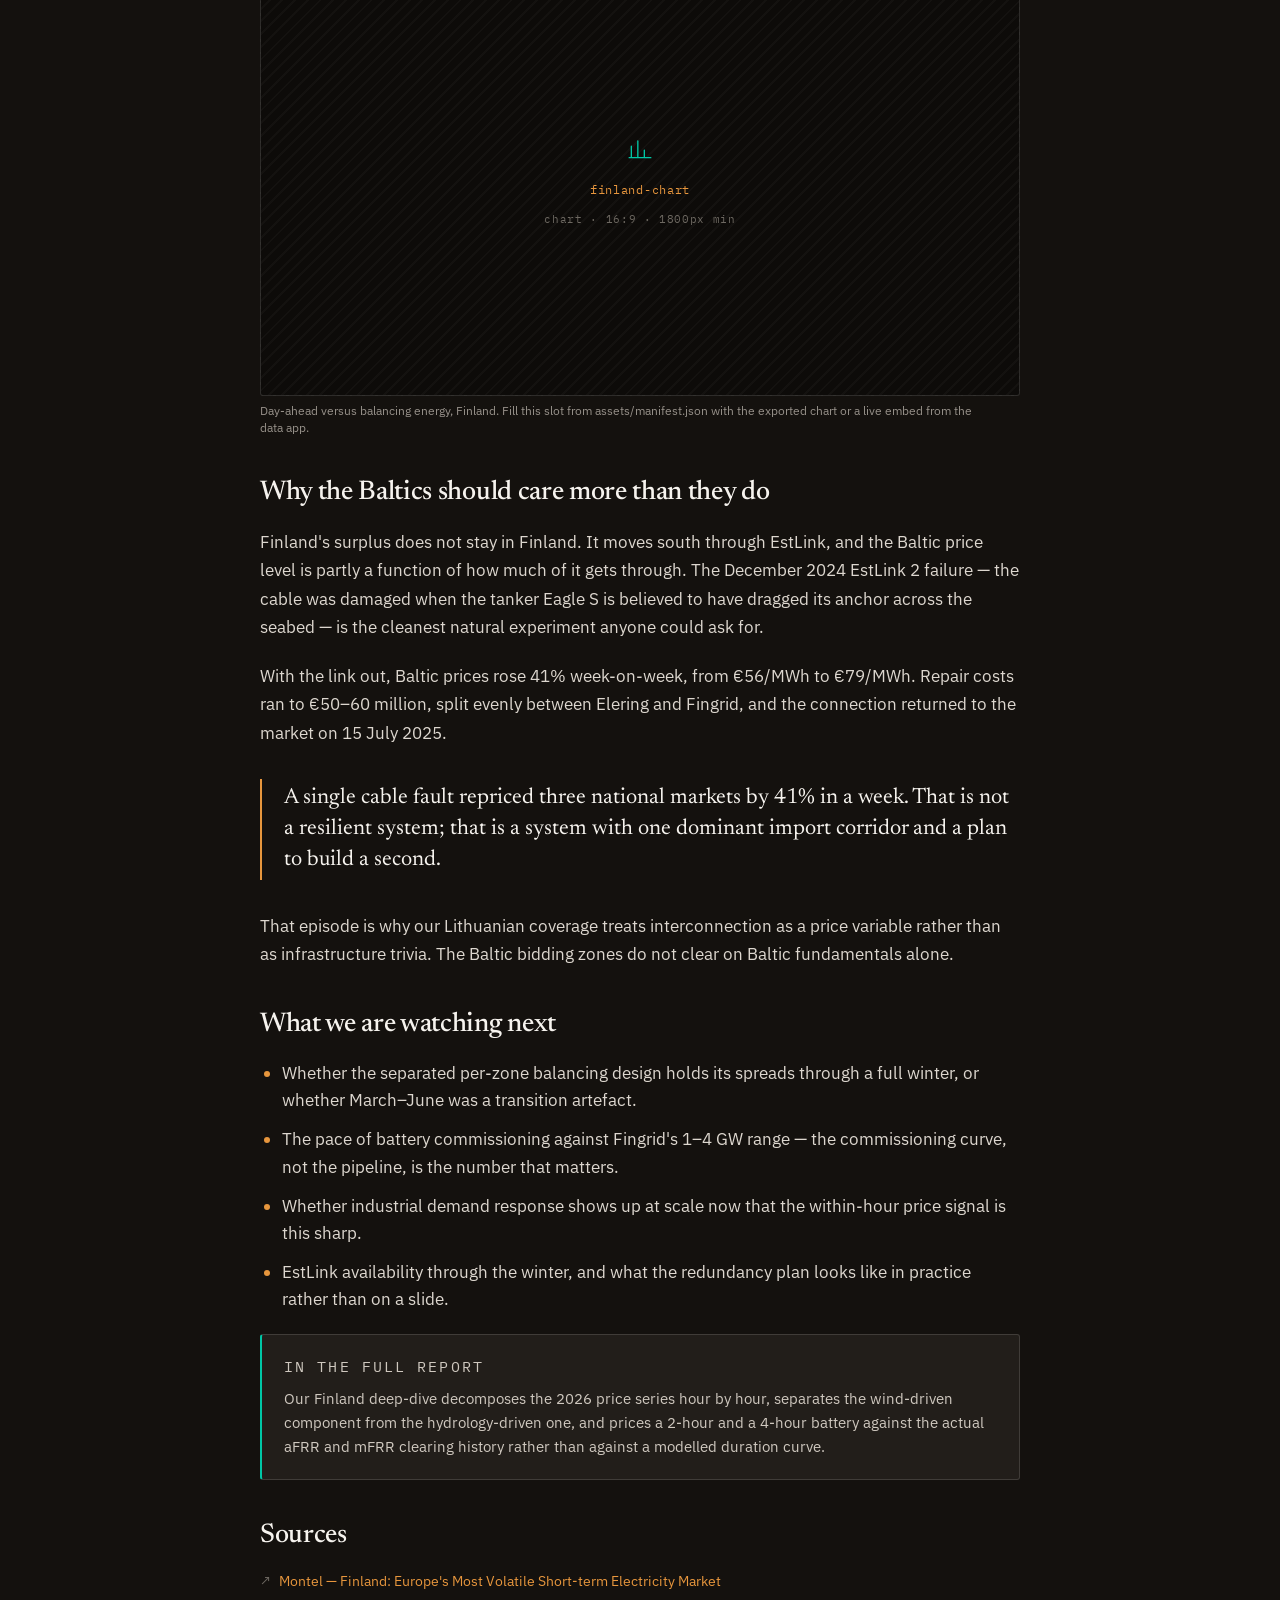
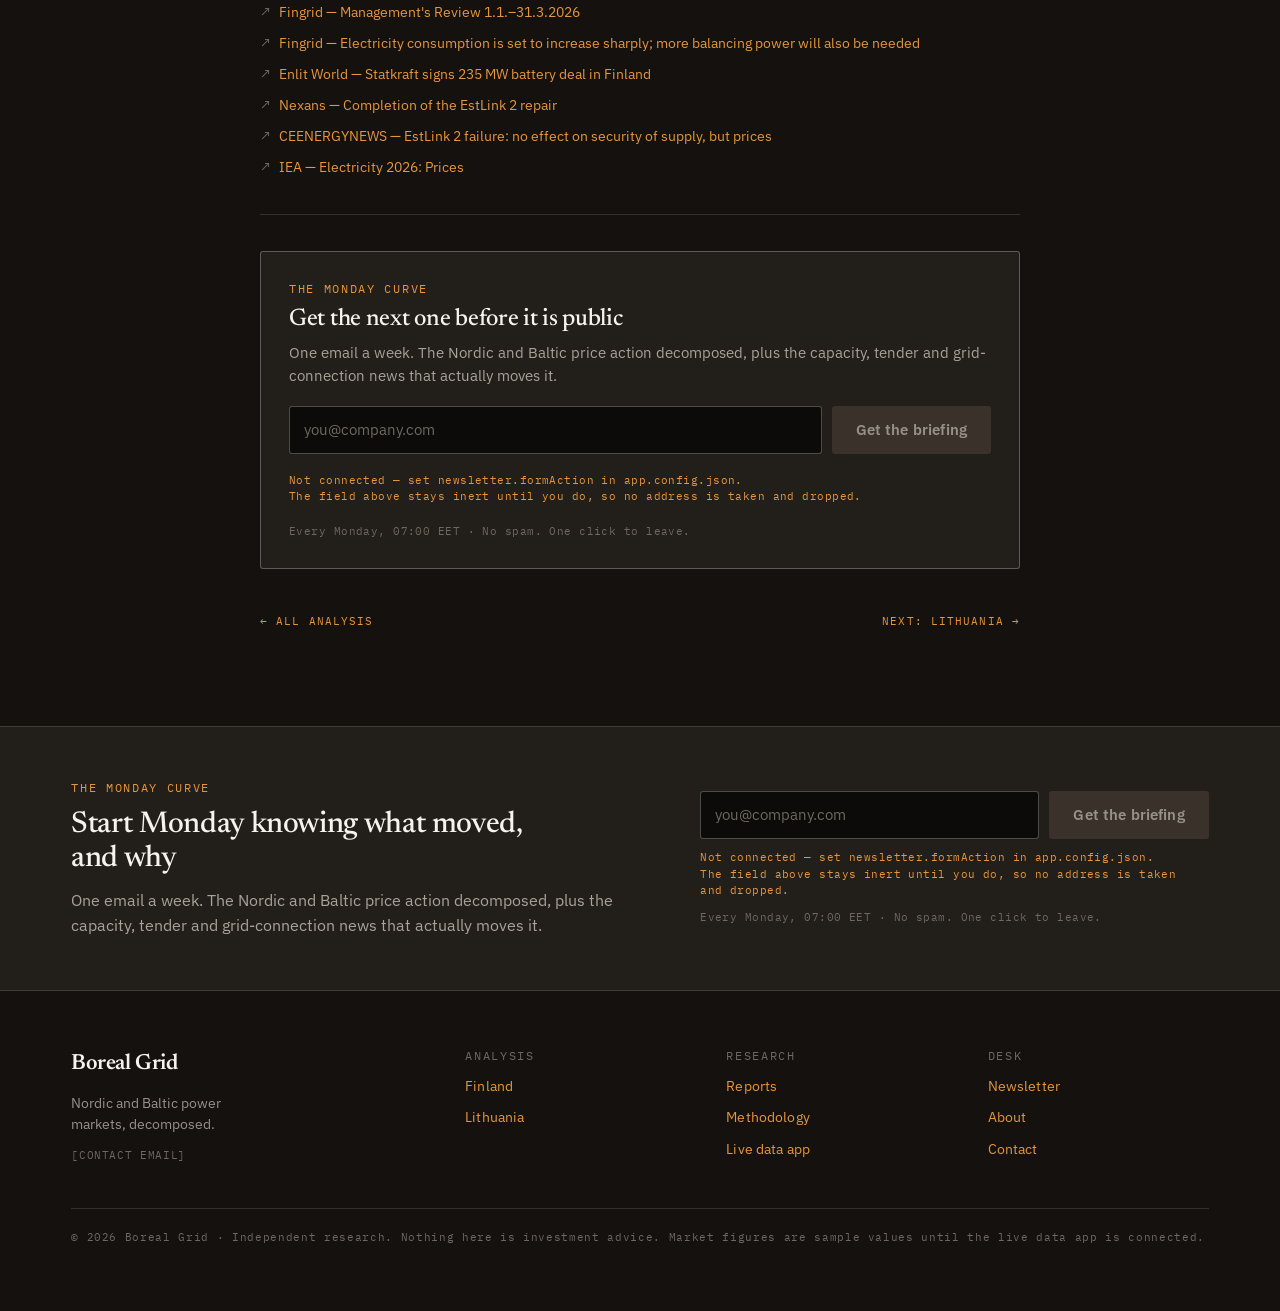
<file: news/finland-cheapest-and-most-volatile.html>
<!doctype html>
<html lang="en">
<head>
<meta charset="utf-8">
<meta name="viewport" content="width=device-width, initial-scale=1">
<title>Finland is Europe&#39;s cheapest power market and its most volatile — for the same reason — Boreal Grid</title>
<meta name="description" content="Finland&#39;s day-ahead average has collapsed while its balancing markets have become the most volatile in Europe. We decompose where the value moved, and what it means for anyone financing flexibility.">
<meta name="color-scheme" content="dark">
<link rel="icon" href="data:image/svg+xml,%3Csvg%20xmlns%3D%22http%3A%2F%2Fwww.w3.org%2F2000%2Fsvg%22%20viewBox%3D%220%200%2032%2032%22%3E%3Crect%20width%3D%2232%22%20height%3D%2232%22%20rx%3D%226%22%20fill%3D%22%2314110e%22%2F%3E%3Cpath%20d%3D%22M5%2022%20L13%2010%20L19%2018%20L27%207%22%20fill%3D%22none%22%20stroke%3D%22%23e7963d%22%20stroke-width%3D%223%22%20stroke-linecap%3D%22round%22%20stroke-linejoin%3D%22round%22%2F%3E%3C%2Fsvg%3E">
<meta property="og:type" content="article">
<meta property="og:site_name" content="Boreal Grid">
<meta property="og:title" content="Finland is Europe&#39;s cheapest power market and its most volatile — for the same reason — Boreal Grid">
<meta property="og:description" content="Finland&#39;s day-ahead average has collapsed while its balancing markets have become the most volatile in Europe. We decompose where the value moved, and what it means for anyone financing flexibility.">
<meta name="twitter:card" content="summary_large_image">
<link rel="preconnect" href="https://fonts.googleapis.com">
<link rel="preconnect" href="https://fonts.gstatic.com" crossorigin>
<link rel="stylesheet" href="https://fonts.googleapis.com/css2?family=Newsreader:ital,opsz,wght@0,6..72,400;0,6..72,500;0,6..72,600;1,6..72,400&family=IBM+Plex+Sans:wght@400;500;600&family=IBM+Plex+Mono:wght@400;500&display=swap">
<link rel="stylesheet" href="../site.css">
</head>
<body class="ed-root">
<div class="ed-rail"><div class="ed-wrap ed-rail__inner"><span class="ed-chip">Sample feed</span>
<div class="ed-rail-list" style="display:flex;align-items:center;gap:28px;flex-grow:1"><div class="ed-rail__quote"><span class="ed-rail__code">FI</span><span class="ed-num" style="font-size:13px">14.40</span><span class="ed-num" style="font-size:11px;color:var(--down)">-18.60%</span></div><div class="ed-rail__quote"><span class="ed-rail__code">SE3</span><span class="ed-num" style="font-size:13px">31.05</span><span class="ed-num" style="font-size:11px;color:var(--down)">-7.20%</span></div><div class="ed-rail__quote"><span class="ed-rail__code">NO2</span><span class="ed-num" style="font-size:13px">38.90</span><span class="ed-num" style="font-size:11px;color:var(--up)">+2.10%</span></div><div class="ed-rail__quote"><span class="ed-rail__code">EE</span><span class="ed-num" style="font-size:13px">76.20</span><span class="ed-num" style="font-size:11px;color:var(--up)">+3.40%</span></div><div class="ed-rail__quote"><span class="ed-rail__code">LV</span><span class="ed-num" style="font-size:13px">79.55</span><span class="ed-num" style="font-size:11px;color:var(--up)">+3.90%</span></div><div class="ed-rail__quote"><span class="ed-rail__code">LT</span><span class="ed-num" style="font-size:13px">81.00</span><span class="ed-num" style="font-size:11px;color:var(--up)">+4.60%</span></div><div class="ed-rail__quote"><span class="ed-rail__code">TTF M+1</span><span class="ed-num" style="font-size:13px">31.15</span><span class="ed-num" style="font-size:11px;color:var(--down)">-1.20%</span></div></div>
</div></div>
<header class="ed-wrap ed-masthead">
<a class="ed-story-link" href="../index.html" style="display:flex;align-items:baseline;gap:14px">
<span style="font-family:var(--display);font-size:27px;font-weight:600;letter-spacing:-0.02em;color:var(--paper)">Boreal Grid</span>
<span style="font-family:var(--mono);font-size:10px;letter-spacing:0.18em;text-transform:uppercase;color:var(--muted-on-paper)">Nordics&nbsp;&amp;&nbsp;Baltics</span>
</a>
<nav class="ed-nav"><a class="ed-navlink" href="../index.html#analysis">Analysis</a><a class="ed-navlink" href="../index.html#markets">Markets</a><a class="ed-navlink" href="../reports.html">Reports</a>
<a class="ed-cta ed-cta--ghost" style="min-height:40px;padding:0 16px;font-size:14px" href="../index.html#subscribe">Subscribe</a>
</nav></header>
<hr class="ed-hairline">
<main class="ed-wrap">
<article class="ed-article">
<header class="ed-article__head">
<p class="ed-kicker">Analysis · Finland</p>
<h1 class="ed-article__title">Finland is Europe&#39;s cheapest power market and its most volatile — for the same reason</h1>
<p class="ed-article__dek">Day-ahead averages have spent much of 2026 in the low teens per megawatt-hour. Balancing energy in the same country has cleared above €600/MWh on a monthly average. Those two facts are not in tension; they are the same fact seen from two different markets.</p>
<p class="ed-article__meta">Boreal Grid Research &middot; <time datetime="2026-09-15">15 September 2026</time> &middot; 8 min read</p>
</header>
<div style="padding-top:28px"><figure class="ed-slot ed-slot--empty" data-slot="finland-photo" data-kind="photo" data-ratio="16/9" data-min-width="2000" style="aspect-ratio:16 / 9">
<span class="ed-slot__id">finland-photo</span>
<span class="ed-slot__spec">photo &middot; 16:9 &middot; 2000px min</span>
</figure>
<figcaption class="ed-slot__caption">Olkiluoto 3 added 1.6 GW of must-run baseload to a system that was already absorbing record wind. · [PHOTO CREDIT]</figcaption></div>
<div class="ed-prose"><h2>The average is no longer the story</h2>
<p>Finland has recorded day-ahead prices below €15/MWh through stretches of 2026, which puts it among the cheapest wholesale markets in Europe. On 5 September the time-weighted day-ahead average came in at 1.44 c/kWh — €14.40/MWh — with a low of 0.35 c/kWh in the late afternoon and a high of 3.90 c/kWh just after one in the morning.</p>
<p>Read that as a monthly average and Finland looks like a solved market: abundant, decarbonised, cheap. Read it as a distribution and it looks like something else entirely. Montel has been calling Finland Europe&#39;s most volatile short-term electricity market, and the balancing data from Fingrid supports the label rather than softening it.</p>
<blockquote class="ed-pull">The average price tells you what the system costs. The spread tells you what flexibility is worth. In Finland those two numbers have been moving in opposite directions for three years.</blockquote>
<h2>What changed on the supply side</h2>
<p>Two things, and they compounded. Olkiluoto 3 came online in April 2023 with 1.6 GW of effectively must-run output. At the same time Finnish wind went from roughly 2 TWh in 2015 to more than 18 TWh in 2024 — close to a ninefold increase in under a decade, and enough to turn Finland into a structural exporter to the Baltic states.</p>
<p>A large inflexible block plus a large weather-driven block, in a system whose demand did not grow at anything like the same rate, produces exactly what has been observed: long periods of very low or zero-marginal-cost supply, punctuated by hours when the wind drops and the residual load has to be met from whatever is left. Finland recorded 467 negative-price hours in 2023, the most in Europe that year.</p>
<aside class="ed-note"><p class="ed-note__title">Worth noting</p><p>Negative prices have been conspicuously absent from recent windows — none of the 30 complete days to early September 2026 contained a negatively priced interval. That is a seasonal and hydrological result, not a structural fix. The underlying supply stack has not changed.</p></aside>
<h2>The volatility has moved into the balancing markets</h2>
<p>This is the part that gets missed by anyone modelling Finland off day-ahead averages. Fingrid&#39;s aFRR energy activation market averaged €661/MWh in June. The move to 15-minute clearing for mFRR energy in March widened things further, with an average daily spread of €836/MWh.</p>
<p>The March overhaul also split Nordic balancing so that production and consumption are now balanced separately for each bidding zone. Alongside it, Fingrid cut its balance service fee from €1.35 to €1.05 per megawatt-hour with effect from 1 March 2026. The direction of travel is clear enough: cheaper to be balanced, far more expensive to be the one doing the balancing at the wrong moment.</p>
<div class="ed-table-wrap"><table class="ed-table">
<caption>Where the price signal actually sits, 2026</caption>
<thead><tr><th scope="col">Market</th><th scope="col">Recent level</th><th scope="col">What it prices</th></tr></thead>
<tbody><tr><th scope="row" style="color:var(--paper);font-family:var(--body);font-size:15px;font-weight:500;letter-spacing:0;text-transform:none">Day-ahead, FI</th><td>low teens €/MWh on windy days</td><td>energy</td></tr><tr><th scope="row" style="color:var(--paper);font-family:var(--body);font-size:15px;font-weight:500;letter-spacing:0;text-transform:none">aFRR energy activation</th><td>≈ €661/MWh average, June</td><td>seconds-to-minutes flexibility</td></tr><tr><th scope="row" style="color:var(--paper);font-family:var(--body);font-size:15px;font-weight:500;letter-spacing:0;text-transform:none">mFRR energy, 15-min</th><td>≈ €836/MWh average daily spread</td><td>within-hour flexibility</td></tr></tbody>
</table></div>
<p>A battery in Finland is not being paid for energy arbitrage in any meaningful sense. It is being paid for the option to be available in the intervals when the balancing market breaks three figures — and there are enough of those intervals now to underwrite a project.</p>
<h2>Storage is the marginal asset, and it knows it</h2>
<p>Roughly 1,050 MW of storage is installed in Finland, with close to 400 MW more under construction. Statkraft&#39;s 235 MW battery deal is the kind of transaction that follows from the numbers above rather than from a subsidy. Fingrid&#39;s own scenarios put the system&#39;s requirement at 1–4 GW of battery storage by 2035.</p>
<p>The gap between 1 GW installed and a 1–4 GW requirement is the whole investment case, and the wide upper bound is the whole risk. If the correct answer is 1 GW, Finland is close to built out and revenues compress. If it is 4 GW, the current fleet is a rounding error against what is needed. Nobody financing a Finnish battery in 2026 should be treating that range as a detail.</p>
<div><figure class="ed-slot ed-slot--empty" data-slot="finland-chart" data-kind="chart" data-ratio="16/9" data-min-width="1800" style="aspect-ratio:16 / 9">
<span class="ed-slot__id">finland-chart</span>
<span class="ed-slot__spec">chart &middot; 16:9 &middot; 1800px min</span>
</figure>
<figcaption class="ed-slot__caption">Day-ahead versus balancing energy, Finland. Fill this slot from assets/manifest.json with the exported chart or a live embed from the data app.</figcaption></div>
<h2>Why the Baltics should care more than they do</h2>
<p>Finland&#39;s surplus does not stay in Finland. It moves south through EstLink, and the Baltic price level is partly a function of how much of it gets through. The December 2024 EstLink 2 failure — the cable was damaged when the tanker Eagle S is believed to have dragged its anchor across the seabed — is the cleanest natural experiment anyone could ask for.</p>
<p>With the link out, Baltic prices rose 41% week-on-week, from €56/MWh to €79/MWh. Repair costs ran to €50–60 million, split evenly between Elering and Fingrid, and the connection returned to the market on 15 July 2025.</p>
<blockquote class="ed-pull">A single cable fault repriced three national markets by 41% in a week. That is not a resilient system; that is a system with one dominant import corridor and a plan to build a second.</blockquote>
<p>That episode is why our Lithuanian coverage treats interconnection as a price variable rather than as infrastructure trivia. The Baltic bidding zones do not clear on Baltic fundamentals alone.</p>
<h2>What we are watching next</h2>
<ul class="ed-prose__list"><li>Whether the separated per-zone balancing design holds its spreads through a full winter, or whether March–June was a transition artefact.</li><li>The pace of battery commissioning against Fingrid&#39;s 1–4 GW range — the commissioning curve, not the pipeline, is the number that matters.</li><li>Whether industrial demand response shows up at scale now that the within-hour price signal is this sharp.</li><li>EstLink availability through the winter, and what the redundancy plan looks like in practice rather than on a slide.</li></ul>
<aside class="ed-note"><p class="ed-note__title">In the full report</p><p>Our Finland deep-dive decomposes the 2026 price series hour by hour, separates the wind-driven component from the hydrology-driven one, and prices a 2-hour and a 4-hour battery against the actual aFRR and mFRR clearing history rather than against a modelled duration curve.</p></aside>
<h2 id="sources">Sources</h2>
<ul class="ed-sources"><li><a href="https://montel.energy/commentary/finland-europes-most-volatile-short-term-electricity-market" target="_blank" rel="noopener nofollow">Montel — Finland: Europe&#39;s Most Volatile Short-term Electricity Market</a></li><li><a href="https://www.fingrid.fi/en/news/news/2026/fingrid-group--managements-review-1.1.31.3.2026/" target="_blank" rel="noopener nofollow">Fingrid — Management&#39;s Review 1.1.–31.3.2026</a></li><li><a href="https://www.fingrid.fi/en/news/news/2026/electricity-consumption-is-set-to-increase-sharply--more-balancing-power-will-also-be-needed" target="_blank" rel="noopener nofollow">Fingrid — Electricity consumption is set to increase sharply; more balancing power will also be needed</a></li><li><a href="https://www.enlit.world/library/statkraft-signs-235mw-battery-deal-in-finland-as-storage-becomes-system-critical" target="_blank" rel="noopener nofollow">Enlit World — Statkraft signs 235 MW battery deal in Finland</a></li><li><a href="https://www.nexans.com/news/completes-critical-repair-of-estlink-2-subsea-interconnector-between-finland-and-estonia/" target="_blank" rel="noopener nofollow">Nexans — Completion of the EstLink 2 repair</a></li><li><a href="https://ceenergynews.com/electricity/estlink2-failure-security-prices/" target="_blank" rel="noopener nofollow">CEENERGYNEWS — EstLink 2 failure: no effect on security of supply, but prices</a></li><li><a href="https://www.iea.org/reports/electricity-2026/prices" target="_blank" rel="noopener nofollow">IEA — Electricity 2026: Prices</a></li></ul></div>
<hr class="ed-hairline">
<aside class="ed-signup" style="margin-top:36px">
<div style="display:flex;flex-direction:column;gap:8px">
<p class="ed-kicker">The Monday Curve</p>
<h2 style="font-size:24px">Get the next one before it is public</h2>
<p style="font-size:15px;line-height:1.55;color:#a9a29a">One email a week. The Nordic and Baltic price action decomposed, plus the capacity, tender and grid-connection news that actually moves it.</p>
</div>
<div class="ed-signup__row" aria-hidden="true">
<span class="ed-input ed-input--dead">you@company.com</span>
<span class="ed-cta ed-cta--dead">Get the briefing</span>
</div>
<p class="ed-warn">Not connected — set newsletter.formAction in app.config.json.<br>The field above stays inert until you do, so no address is taken and dropped.</p>
<p style="font-family:var(--mono);font-size:11px;letter-spacing:0.04em;color:var(--muted-on-paper)">Every Monday, 07:00 EET &middot; No spam. One click to leave.</p>
</aside>
<div style="display:flex;flex-wrap:wrap;gap:16px;justify-content:space-between;padding-block:44px 0">
<a class="ed-backlink" href="../index.html">&larr; All analysis</a>
<a class="ed-backlink" href="lithuania-renewables-speed-and-capture-prices.html">Next: Lithuania &rarr;</a>
</div>
</article>
</main>
<section style="margin-top:96px;background:var(--ink-raised);border-block:1px solid var(--rule-on-ink)" id="subscribe">
<div class="ed-wrap ed-band-grid">
<div style="display:flex;flex-direction:column;gap:12px;max-width:56ch">
<p class="ed-kicker">The Monday Curve</p>
<h2 style="font-size:30px">Start Monday knowing what moved, and why</h2>
<p style="font-size:16px;line-height:1.55;color:#a9a29a">One email a week. The Nordic and Baltic price action decomposed, plus the capacity, tender and grid-connection news that actually moves it.</p>
</div>
<div style="display:flex;flex-direction:column;gap:10px">
<div class="ed-signup__row" aria-hidden="true">
<span class="ed-input ed-input--dead">you@company.com</span>
<span class="ed-cta ed-cta--dead">Get the briefing</span>
</div>
<p class="ed-warn">Not connected — set newsletter.formAction in app.config.json.<br>The field above stays inert until you do, so no address is taken and dropped.</p>
<p style="font-family:var(--mono);font-size:11px;letter-spacing:0.04em;color:var(--muted-on-paper)">Every Monday, 07:00 EET &middot; No spam. One click to leave.</p>
</div></div></section>
<footer class="ed-wrap" style="padding-block:56px 64px">
<div class="ed-foot-grid">
<div style="display:flex;flex-direction:column;gap:12px">
<span style="font-family:var(--display);font-size:22px;font-weight:600;letter-spacing:-0.02em">Boreal Grid</span>
<p style="font-size:14px;line-height:1.5;color:var(--muted-on-ink);max-width:34ch">Nordic and Baltic power markets, decomposed.</p>
<p style="font-family:var(--mono);font-size:11px;letter-spacing:0.06em;color:var(--muted-on-paper)">[CONTACT EMAIL]</p>
</div><div class="ed-foot-col"><p class="ed-kicker" style="color:var(--muted-on-paper)">Analysis</p><a class="ed-navlink" style="font-size:14px" href="../news/finland-cheapest-and-most-volatile.html">Finland</a><a class="ed-navlink" style="font-size:14px" href="../news/lithuania-renewables-speed-and-capture-prices.html">Lithuania</a></div><div class="ed-foot-col"><p class="ed-kicker" style="color:var(--muted-on-paper)">Research</p><a class="ed-navlink" style="font-size:14px" href="../reports.html">Reports</a><a class="ed-navlink" style="font-size:14px" href="../reports.html#methodology">Methodology</a><a class="ed-navlink" style="font-size:14px" href="../index.html#live-data-app">Live data app</a></div><div class="ed-foot-col"><p class="ed-kicker" style="color:var(--muted-on-paper)">Desk</p><a class="ed-navlink" style="font-size:14px" href="../index.html#subscribe">Newsletter</a><a class="ed-navlink" style="font-size:14px" href="../reports.html#about">About</a><a class="ed-navlink" style="font-size:14px" href="../index.html#contact">Contact</a></div></div>
<hr class="ed-hairline" style="margin-top:44px">
<p style="padding-top:20px;font-family:var(--mono);font-size:11px;line-height:1.6;letter-spacing:0.06em;color:var(--muted-on-paper)">
&copy; 2026 Boreal Grid &middot; Independent research. Nothing here is investment advice.
Market figures are sample values until the live data app is connected.
</p></footer>
<script>/* ---------------------------------------------------------------------------
   Boreal Grid — design-system bundle
   Design system id: organic-0b63b13d-34bf-4cfa-86d1-fa35ca34c91c

   Exposes the tokens that cannot live in CSS alone: the categorical series
   palette used by charts, the media-slot contract, and the number/date
   formatters the market rail and data panels share.

   Loaded as a plain <script> (no modules) so it works from file:// as well as
   from a server. Everything hangs off window.EDS.
   --------------------------------------------------------------------------- */

(function (global) {
  'use strict';

  /* Accent hues share L=0.74 / C=0.14 in oklch so no series shouts louder than
     another. Charts must use the literal hex, not the CSS variable: SVG
     rasterisers and PDF export do not always resolve custom properties. */
  var SERIES = [
    { id: 's1', hex: '#e7963d', oklch: 'oklch(0.74 0.14 65)',  name: 'Thermal / amber' },
    { id: 's2', hex: '#00c7a6', oklch: 'oklch(0.74 0.14 175)', name: 'Renewable / teal' },
    { id: 's3', hex: '#b995f6', oklch: 'oklch(0.74 0.14 300)', name: 'Third series / violet' }
  ];

  var COLOR = {
    ink: '#14110e',
    inkRaised: '#221e1a',
    inkSunk: '#0d0b09',
    paper: '#f6f3ee',
    mutedOnInk: '#97918a',
    ruleOnInk: 'rgba(246, 243, 238, 0.14)',
    thermal: '#e7963d',
    renewable: '#00c7a6',
    up: '#3fbf7f',
    down: '#e5644a'
  };

  /* -------------------------------------------------------------------------
     Media-slot contract.

     Every picture, graph, map or video on the landing page is declared here
     once, and referenced by id from both the artboard and preview.html. A slot
     is filled by adding an entry with the same id to assets/manifest.json —
     nothing in the markup has to change.

       kind    photo | chart | map | video | logo
       ratio   intrinsic aspect the layout reserves, as "w/h"
       minW    smallest source width that still looks sharp at 2x
     ------------------------------------------------------------------------- */
  var SLOTS = [
    { id: 'masthead-logo',      kind: 'logo',  ratio: '4/1',  minW: 480,
      note: 'Optional. Replaces the wordmark set in type.' },
    { id: 'finland-photo',      kind: 'photo', ratio: '16/9', minW: 2000,
      note: 'Finland lead story. Full-bleed within the hero column, and the article lead.' },
    { id: 'finland-chart',      kind: 'chart', ratio: '16/9', minW: 1800,
      note: 'Finland article: day-ahead against balancing energy.' },
    { id: 'lithuania-chart',    kind: 'chart', ratio: '4/3',  minW: 1400,
      note: 'Lithuania feature. Static export or a live embed URL.' },
    { id: 'lithuania-grid-chart', kind: 'chart', ratio: '16/9', minW: 1800,
      note: 'Lithuania article: connection queue against firm transmission capacity.' },
    { id: 'prices-chart',       kind: 'chart', ratio: '16/9', minW: 1800,
      note: 'Day-ahead power panel. Ships with a drawn sample; replace with the live chart.' },
    { id: 'flows-map',          kind: 'map',   ratio: '4/3',  minW: 1400,
      note: 'Nordic-Baltic corridor map. Ships with a drawn sample; replace with the live map.' }
  ];

  var SLOT_BY_ID = {};
  for (var i = 0; i < SLOTS.length; i++) SLOT_BY_ID[SLOTS[i].id] = SLOTS[i];

  /* Formatters shared by the market rail and the data panels. */
  function price(value, dp) {
    if (value === null || value === undefined || value === '') return '—';
    var n = Number(value);
    if (!isFinite(n)) return String(value);
    return n.toFixed(dp === undefined ? 2 : dp);
  }

  function change(value, dp) {
    if (value === null || value === undefined || value === '') return '—';
    var n = Number(value);
    if (!isFinite(n)) return String(value);
    return (n > 0 ? '+' : '') + n.toFixed(dp === undefined ? 2 : dp) + '%';
  }

  function direction(value) {
    var n = Number(value);
    if (!isFinite(n) || n === 0) return 'flat';
    return n > 0 ? 'up' : 'down';
  }

  function changeColor(value) {
    var d = direction(value);
    return d === 'up' ? COLOR.up : d === 'down' ? COLOR.down : COLOR.mutedOnInk;
  }

  /* "14 min ago" from an ISO timestamp; falls back to the raw string so an
     unfilled [PLACEHOLDER] shows through instead of rendering "Invalid Date". */
  function timeAgo(iso, now) {
    var t = Date.parse(iso);
    if (isNaN(t)) return String(iso);
    var secs = Math.max(0, ((now === undefined ? Date.now() : now) - t) / 1000);
    if (secs < 90) return 'just now';
    var mins = Math.round(secs / 60);
    if (mins < 60) return mins + ' min ago';
    var hours = Math.round(mins / 60);
    if (hours < 24) return hours + (hours === 1 ? ' hour ago' : ' hours ago');
    var days = Math.round(hours / 24);
    return days + (days === 1 ? ' day ago' : ' days ago');
  }

  global.EDS = {
    SERIES: SERIES,
    COLOR: COLOR,
    SLOTS: SLOTS,
    slot: function (id) { return SLOT_BY_ID[id] || null; },
    price: price,
    change: change,
    direction: direction,
    changeColor: changeColor,
    timeAgo: timeAgo
  };
})(typeof window !== 'undefined' ? window : globalThis);
</script>
<script>window.ED_ASSET_BASE = "../assets/";
window.ED_MANIFEST = {"assets":{}};</script>
<script>/* ---------------------------------------------------------------------------
   image-slot.js — the media import layer for the Boreal Grid site.

   Every picture, graph, map and video on the page is a declared SLOT. Markup
   reserves the space and names the slot; nothing in the markup knows where the
   asset lives:

     <figure class="ed-slot" data-slot="finland-photo" data-caption="..."></figure>

   To fill a slot, add an entry to assets/manifest.json keyed by the same id.
   Three source shapes are supported, which is what makes one mechanism cover
   pictures, graphs and maps at once:

     { "type": "image", "src": "media/lead.jpg", "alt": "..." }
       any raster or SVG file under assets/

     { "type": "embed", "src": "https://data.example/chart/de-da?embed=1" }
       a live graph or slippy map served by the live-data app; rendered in a
       sandboxed iframe so a third-party embed cannot reach into this page

     { "type": "inline", "svg": "<svg …>…</svg>" }
       a vector export pasted straight in — stays crisp in PNG/PDF export

   An unfilled slot renders a designed placeholder carrying its id, kind and
   the source spec it wants, so an unfinished page still reads as a layout
   rather than as a hole. A slot that already contains drawn content — the
   sample price chart and flow map do — keeps it until the manifest overrides it.

   Plain <script>, no modules, no build step. Works from file:// as well as
   from a server: when fetch() is unavailable or blocked, the page's own
   window.ED_MANIFEST object is used instead.

   Set window.ED_ASSET_BASE before this script to relocate assets/ for a page
   that is not at the site root.
   --------------------------------------------------------------------------- */

(function (global, document) {
  'use strict';

  /* Pages that do not sit at the site root (the article pages under news/)
     set window.ED_ASSET_BASE before loading this file, so a manifest entry
     stays a single repo-relative path no matter which page resolves it. */
  var ASSET_BASE = global.ED_ASSET_BASE || 'assets/';
  var MANIFEST_URL = ASSET_BASE + 'manifest.json';

  var GLYPH = {
    photo: '<path d="M3 5.5h4l1.4-2h7.2L17 5.5h4v13H3z"/><circle cx="12" cy="12" r="3.6"/>',
    chart: '<path d="M4 20V9.5M10 20V4.5M16 20v-7M22 20H2"/>',
    map:   '<path d="M9 3.5 3 6v14.5l6-2.5 6 2.5 6-2.5V3.5L15 6z"/><path d="M9 3.5V18M15 6v14.5"/>',
    video: '<rect x="2.5" y="5" width="14" height="14" rx="1.5"/><path d="M16.5 10.5 21.5 7.5v9l-5-3z"/>',
    logo:  '<rect x="2.5" y="7" width="19" height="10" rx="1.5"/><path d="M6.5 12h11"/>'
  };

  function svgGlyph(kind) {
    var d = GLYPH[kind] || GLYPH.photo;
    return '<svg width="26" height="26" viewBox="0 0 24 24" fill="none" ' +
      'stroke="currentColor" stroke-width="1.25" stroke-linecap="round" ' +
      'stroke-linejoin="round" aria-hidden="true" focusable="false">' + d + '</svg>';
  }

  function escapeHtml(s) {
    return String(s === undefined || s === null ? '' : s)
      .replace(/&/g, '&amp;').replace(/</g, '&lt;').replace(/>/g, '&gt;')
      .replace(/"/g, '&quot;').replace(/'/g, '&#39;');
  }

  function specOf(el, spec) {
    return {
      id: el.getAttribute('data-slot') || '',
      kind: el.getAttribute('data-kind') || (spec && spec.kind) || 'photo',
      ratio: el.getAttribute('data-ratio') || (spec && spec.ratio) || '16/9',
      minW: Number(el.getAttribute('data-min-width') || (spec && spec.minW) || 0),
      caption: el.getAttribute('data-caption') || ''
    };
  }

  function renderEmpty(el, s) {
    el.classList.add('ed-slot--empty');
    el.setAttribute('data-state', 'empty');
    el.innerHTML =
      '<span style="color:' + (s.kind === 'chart' || s.kind === 'map' ? '#00c7a6' : '#97918a') + '">' +
        svgGlyph(s.kind) +
      '</span>' +
      '<span class="ed-slot__id">' + escapeHtml(s.id) + '</span>' +
      '<span class="ed-slot__spec">' + escapeHtml(s.kind) + ' &middot; ' +
        escapeHtml(s.ratio.replace('/', ':')) +
        (s.minW ? ' &middot; ' + s.minW + 'px min' : '') +
      '</span>';
  }

  function renderFilled(el, s, entry) {
    el.classList.remove('ed-slot--empty');
    el.setAttribute('data-state', 'filled');

    if (entry.type === 'inline' && entry.svg) {
      el.innerHTML = entry.svg;
      return;
    }

    var src = entry.src || '';
    if (!src) { renderEmpty(el, s); return; }

    if (entry.type === 'embed') {
      // Sandboxed: a live chart or map embed gets to run scripts, nothing else.
      el.innerHTML = '<iframe src="' + escapeHtml(src) + '" loading="lazy" ' +
        'title="' + escapeHtml(entry.alt || s.id) + '" ' +
        'sandbox="allow-scripts allow-popups" referrerpolicy="no-referrer"></iframe>';
      return;
    }

    if (entry.type === 'video') {
      el.innerHTML = '<video src="' + escapeHtml(resolve(src)) + '" playsinline muted ' +
        (entry.poster ? 'poster="' + escapeHtml(resolve(entry.poster)) + '" ' : '') +
        'controls></video>';
      return;
    }

    el.innerHTML = '<img src="' + escapeHtml(resolve(src)) + '" ' +
      'alt="' + escapeHtml(entry.alt || '') + '" loading="lazy" decoding="async">';
  }

  function resolve(src) {
    return /^(https?:|data:|blob:|\/)/.test(src) ? src : ASSET_BASE + src;
  }

  function apply(manifest) {
    var assets = (manifest && manifest.assets) || {};
    var nodes = document.querySelectorAll('[data-slot]');
    var filled = 0;

    for (var i = 0; i < nodes.length; i++) {
      var el = nodes[i];
      var declared = global.EDS ? global.EDS.slot(el.getAttribute('data-slot')) : null;
      var s = specOf(el, declared);

      if (s.ratio && !el.style.aspectRatio) el.style.aspectRatio = s.ratio;

      var entry = assets[s.id];
      if (entry && (entry.src || entry.svg)) {
        renderFilled(el, s, entry);
        filled++;
      } else if (el.querySelector('svg, img, iframe, video')) {
        // The slot ships with drawn content (the sample chart and map do).
        // That is its default, not a hole — leave it until the manifest fills it.
        el.setAttribute('data-state', 'default');
      } else {
        renderEmpty(el, s);
      }

      if (s.caption) {
        var cap = document.createElement('figcaption');
        cap.className = 'ed-slot__caption';
        cap.textContent = s.caption;
        if (el.parentNode) el.parentNode.insertBefore(cap, el.nextSibling);
      }
    }

    document.documentElement.setAttribute('data-slots-filled', filled + '/' + nodes.length);
    global.dispatchEvent(new CustomEvent('ed:slots-ready', {
      detail: { total: nodes.length, filled: filled }
    }));
  }

  function load() {
    // An inline manifest always wins — it is what makes file:// previews work.
    if (global.ED_MANIFEST) { apply(global.ED_MANIFEST); return; }
    if (typeof fetch !== 'function') { apply(null); return; }
    fetch(MANIFEST_URL, { cache: 'no-cache' })
      .then(function (r) { return r.ok ? r.json() : null; })
      .then(apply)
      .catch(function () { apply(null); });
  }

  if (document.readyState === 'loading') document.addEventListener('DOMContentLoaded', load);
  else load();

  global.EDSlots = { apply: apply, reload: load };
})(typeof window !== 'undefined' ? window : globalThis, document);
</script>
</body>
</html>
</file>
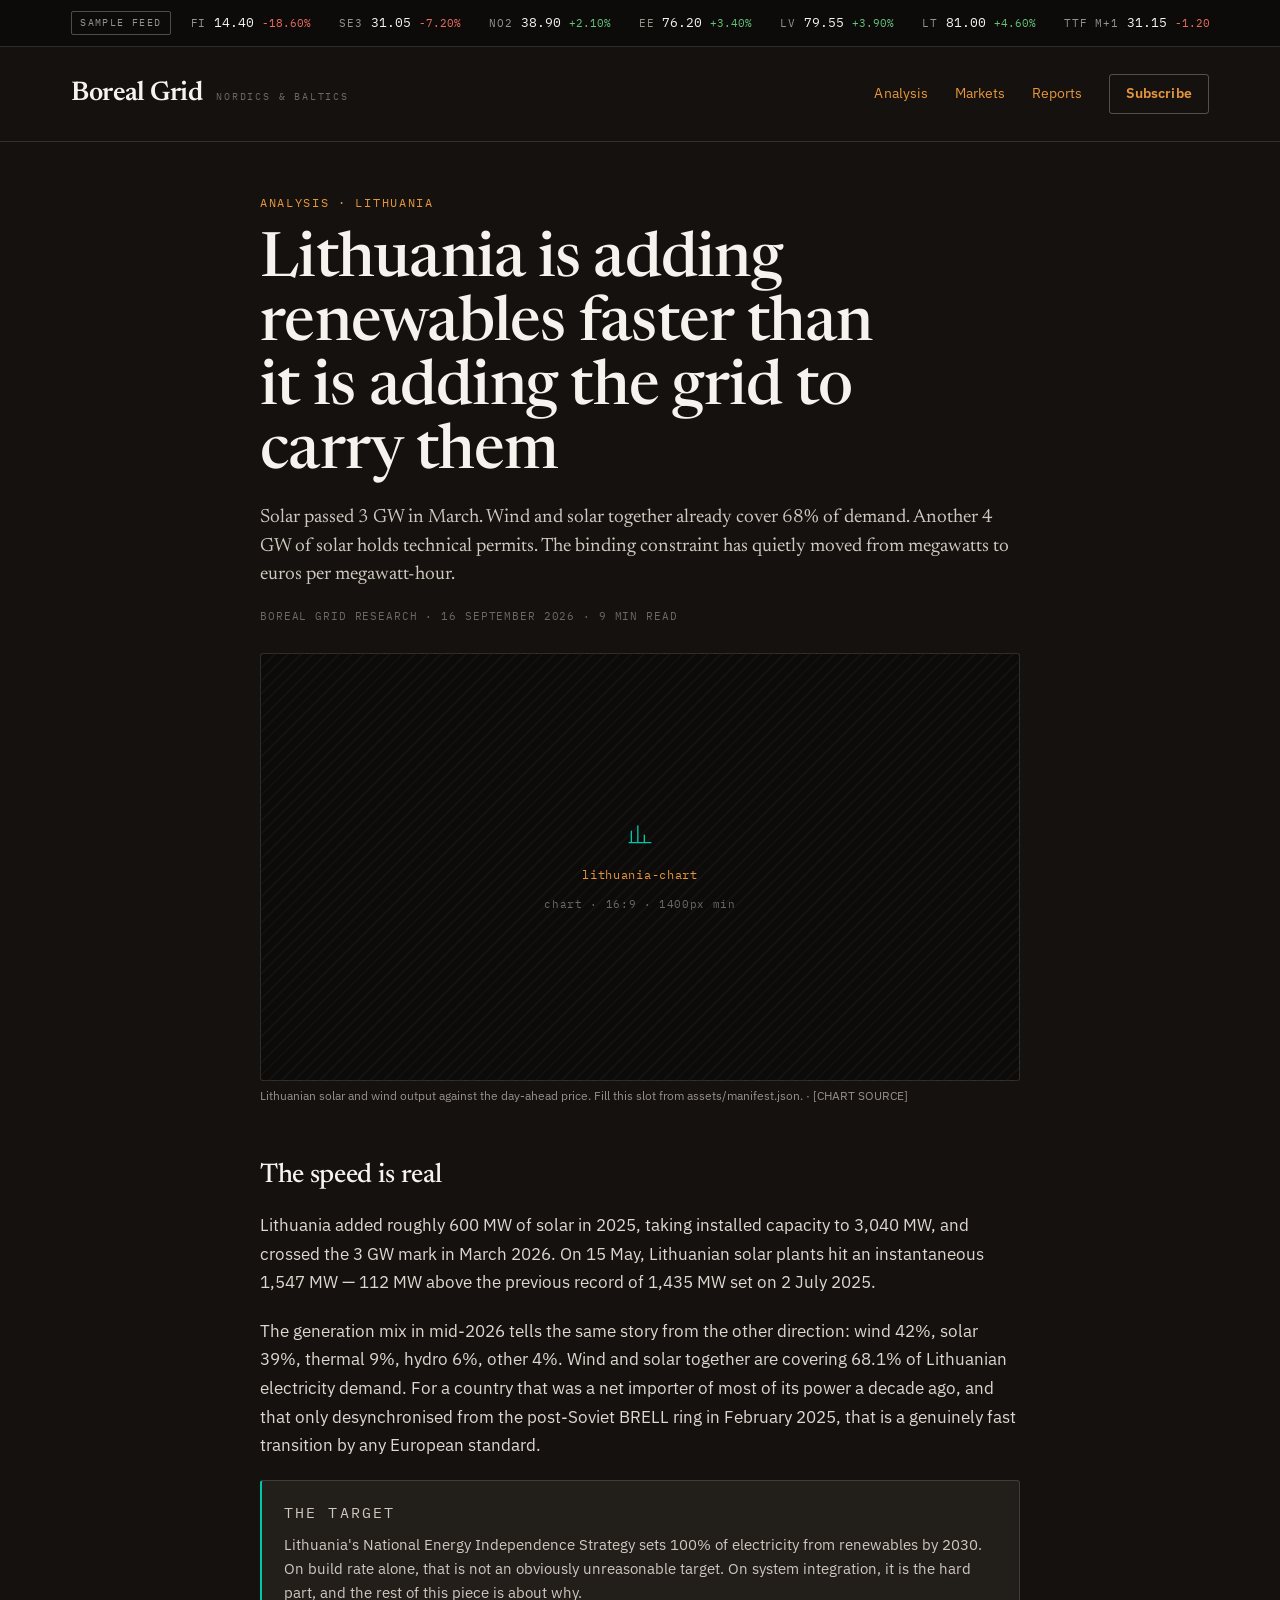
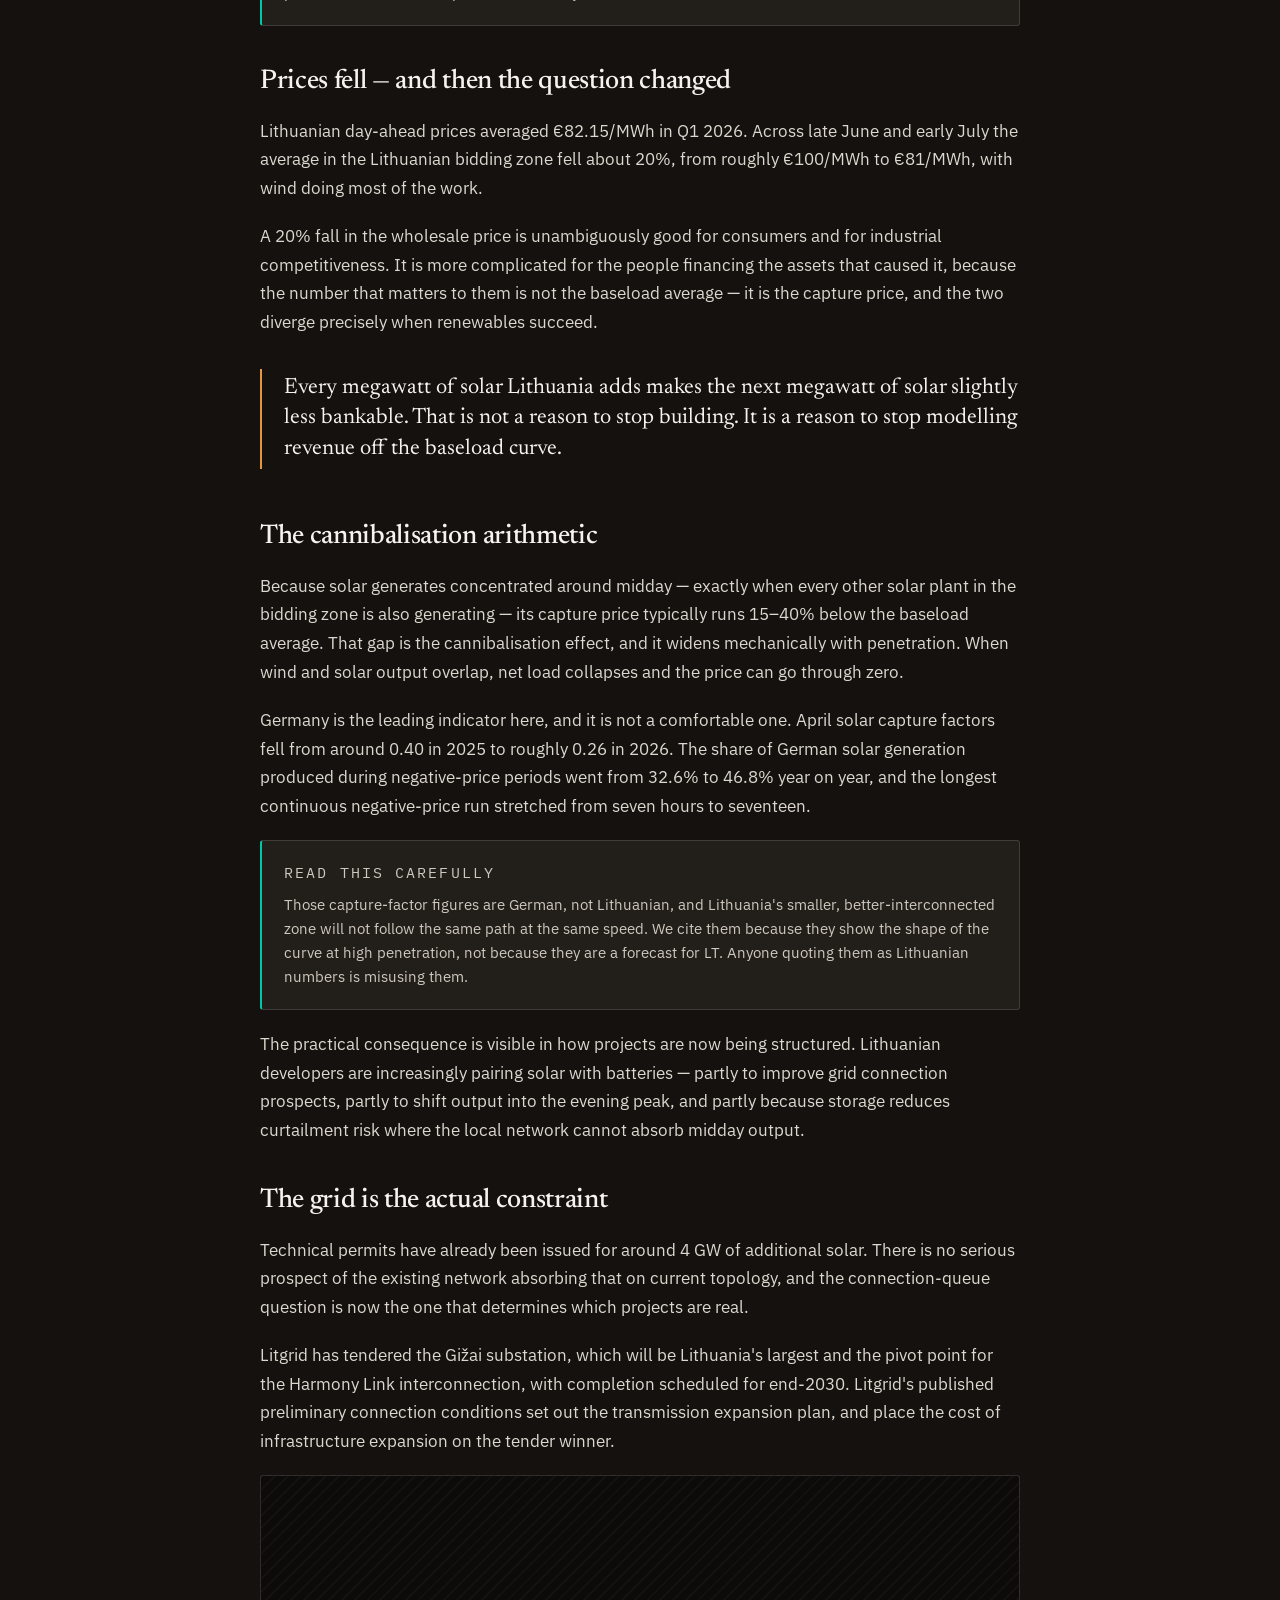
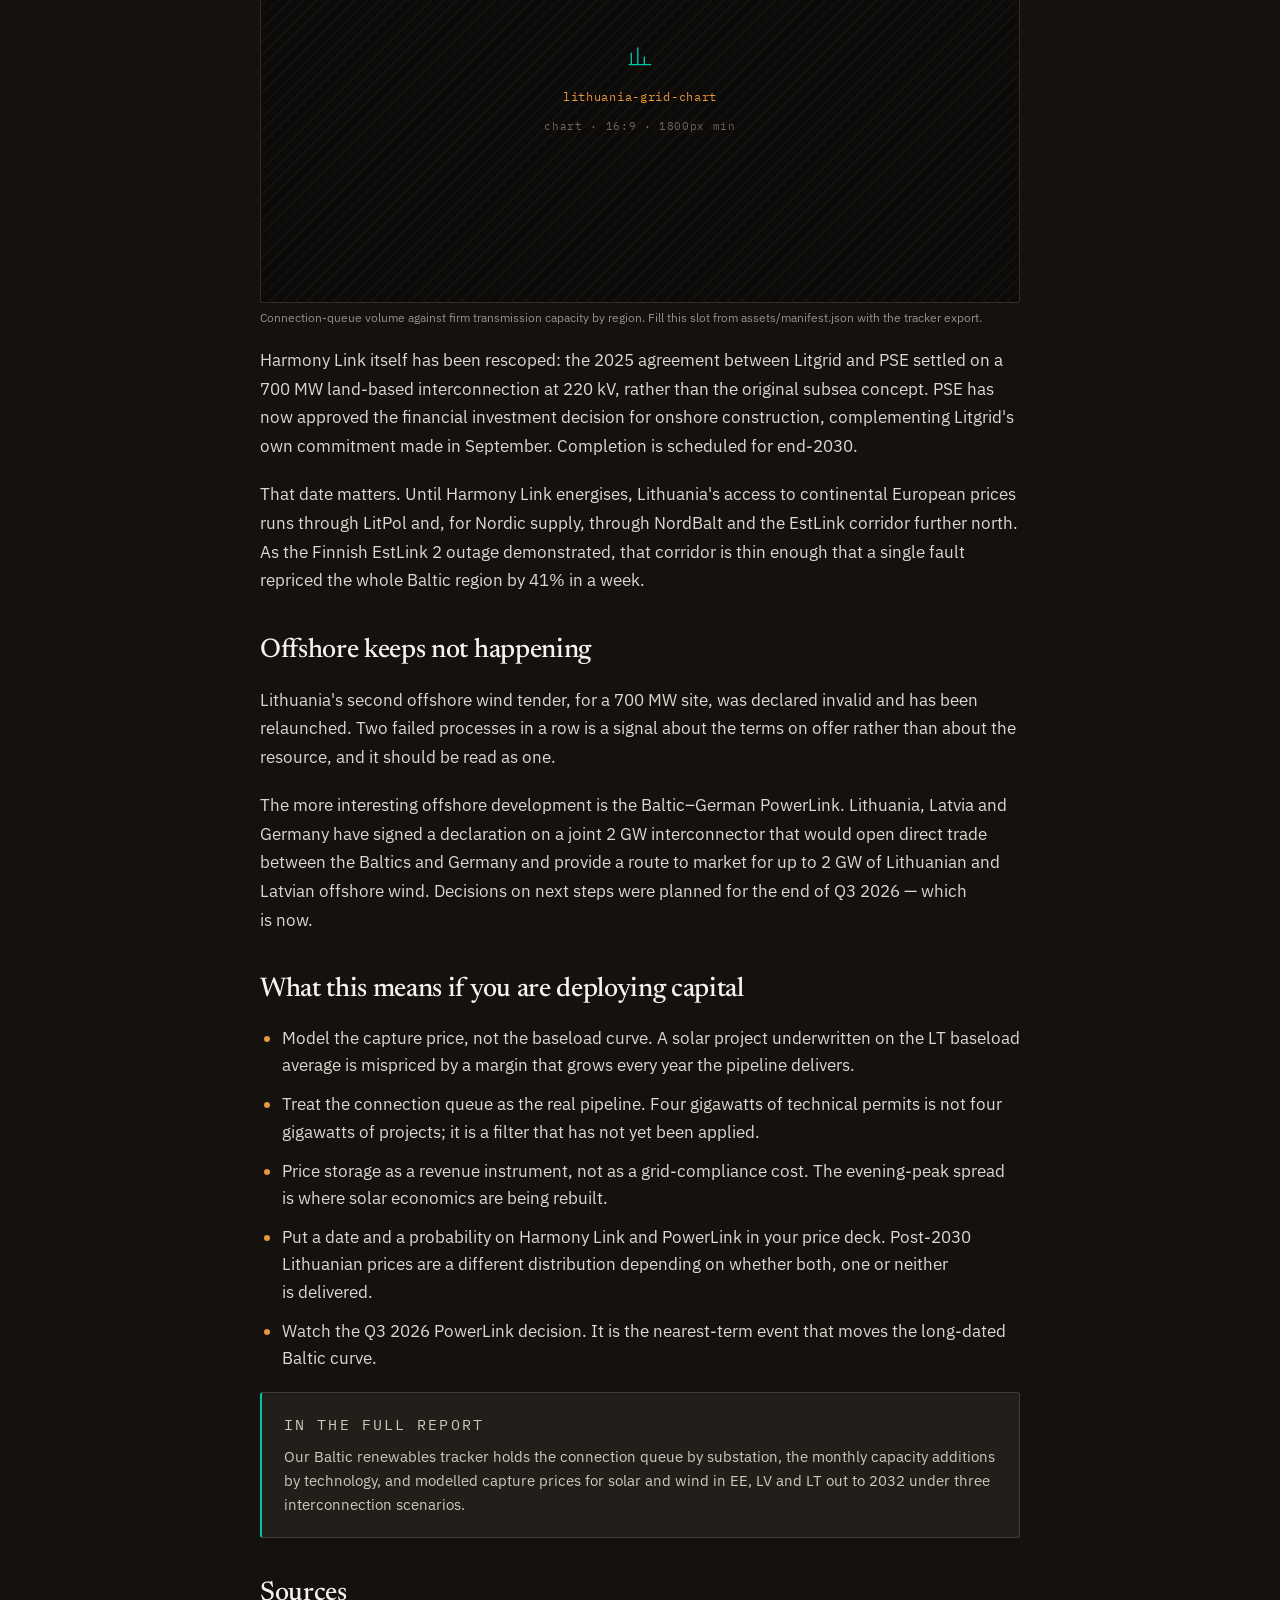
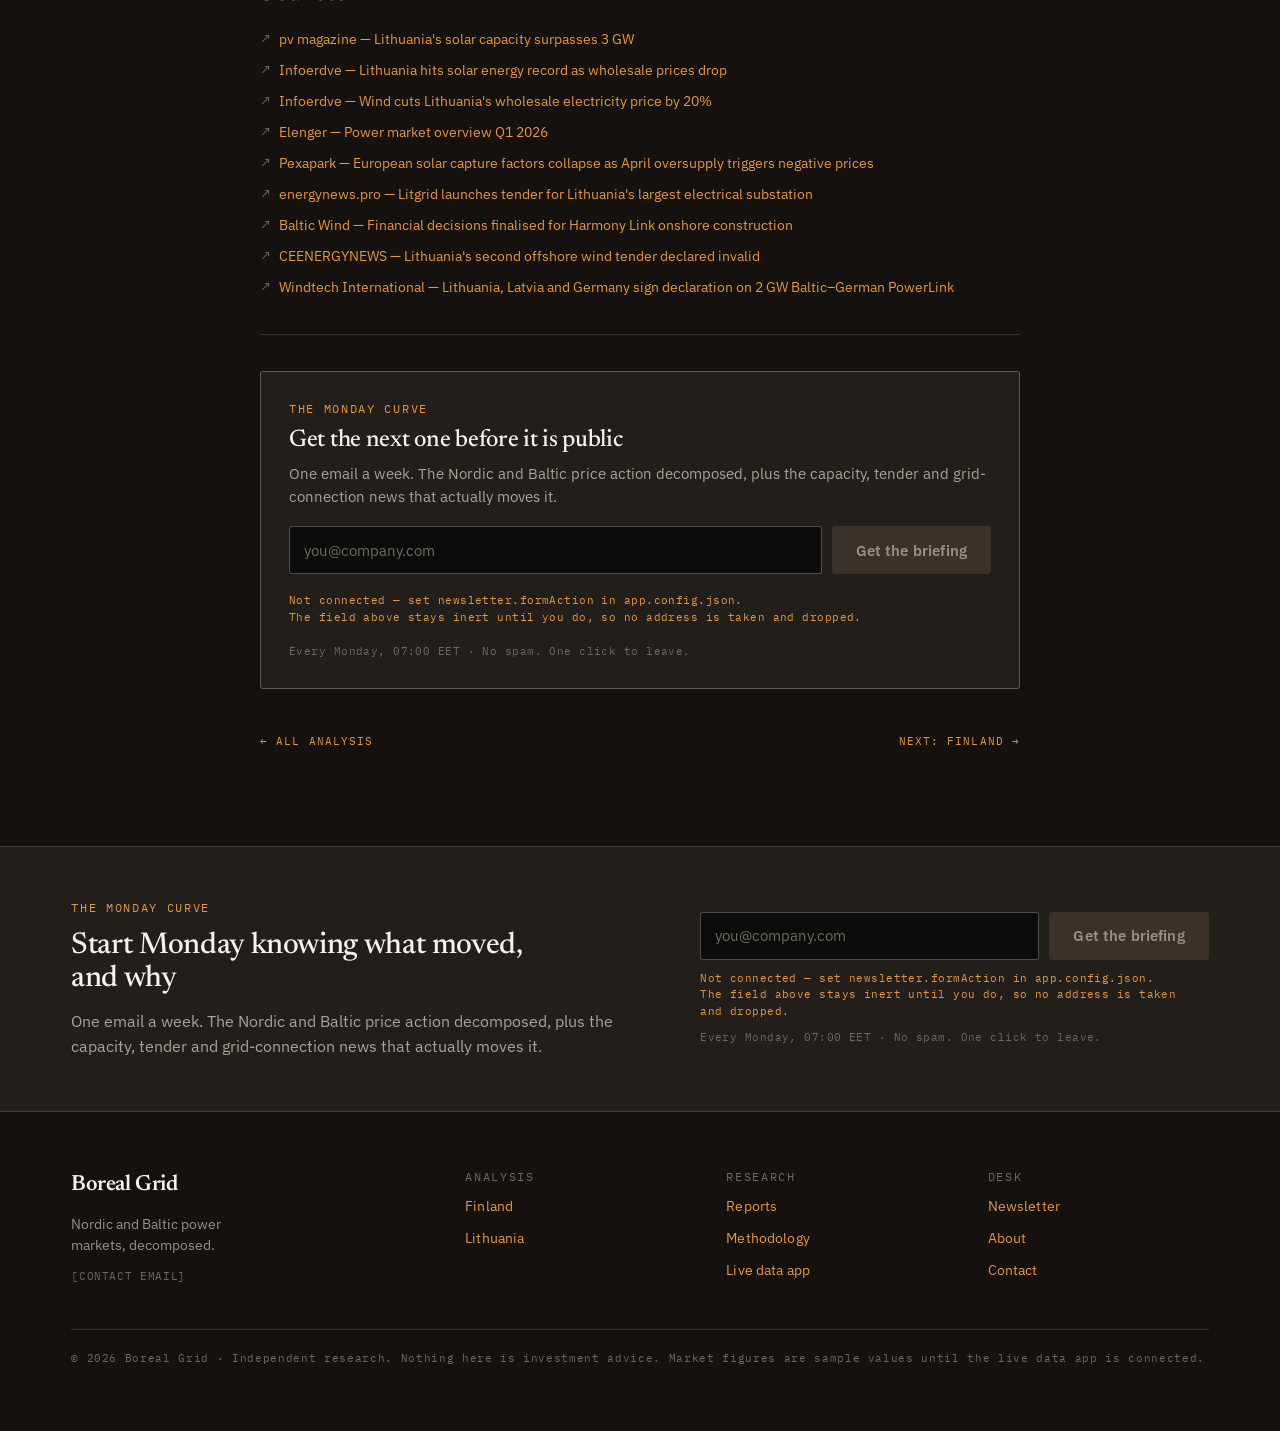
<file: news/lithuania-renewables-speed-and-capture-prices.html>
<!doctype html>
<html lang="en">
<head>
<meta charset="utf-8">
<meta name="viewport" content="width=device-width, initial-scale=1">
<title>Lithuania is adding renewables faster than it is adding the grid to carry them — Boreal Grid</title>
<meta name="description" content="Lithuania&#39;s build-out speed is genuine and close to world-leading for a market this size. The question for anyone financing the next gigawatt is no longer whether it gets built, but what price it captures when it runs.">
<meta name="color-scheme" content="dark">
<link rel="icon" href="data:image/svg+xml,%3Csvg%20xmlns%3D%22http%3A%2F%2Fwww.w3.org%2F2000%2Fsvg%22%20viewBox%3D%220%200%2032%2032%22%3E%3Crect%20width%3D%2232%22%20height%3D%2232%22%20rx%3D%226%22%20fill%3D%22%2314110e%22%2F%3E%3Cpath%20d%3D%22M5%2022%20L13%2010%20L19%2018%20L27%207%22%20fill%3D%22none%22%20stroke%3D%22%23e7963d%22%20stroke-width%3D%223%22%20stroke-linecap%3D%22round%22%20stroke-linejoin%3D%22round%22%2F%3E%3C%2Fsvg%3E">
<meta property="og:type" content="article">
<meta property="og:site_name" content="Boreal Grid">
<meta property="og:title" content="Lithuania is adding renewables faster than it is adding the grid to carry them — Boreal Grid">
<meta property="og:description" content="Lithuania&#39;s build-out speed is genuine and close to world-leading for a market this size. The question for anyone financing the next gigawatt is no longer whether it gets built, but what price it captures when it runs.">
<meta name="twitter:card" content="summary_large_image">
<link rel="preconnect" href="https://fonts.googleapis.com">
<link rel="preconnect" href="https://fonts.gstatic.com" crossorigin>
<link rel="stylesheet" href="https://fonts.googleapis.com/css2?family=Newsreader:ital,opsz,wght@0,6..72,400;0,6..72,500;0,6..72,600;1,6..72,400&family=IBM+Plex+Sans:wght@400;500;600&family=IBM+Plex+Mono:wght@400;500&display=swap">
<link rel="stylesheet" href="../site.css">
</head>
<body class="ed-root">
<div class="ed-rail"><div class="ed-wrap ed-rail__inner"><span class="ed-chip">Sample feed</span>
<div class="ed-rail-list" style="display:flex;align-items:center;gap:28px;flex-grow:1"><div class="ed-rail__quote"><span class="ed-rail__code">FI</span><span class="ed-num" style="font-size:13px">14.40</span><span class="ed-num" style="font-size:11px;color:var(--down)">-18.60%</span></div><div class="ed-rail__quote"><span class="ed-rail__code">SE3</span><span class="ed-num" style="font-size:13px">31.05</span><span class="ed-num" style="font-size:11px;color:var(--down)">-7.20%</span></div><div class="ed-rail__quote"><span class="ed-rail__code">NO2</span><span class="ed-num" style="font-size:13px">38.90</span><span class="ed-num" style="font-size:11px;color:var(--up)">+2.10%</span></div><div class="ed-rail__quote"><span class="ed-rail__code">EE</span><span class="ed-num" style="font-size:13px">76.20</span><span class="ed-num" style="font-size:11px;color:var(--up)">+3.40%</span></div><div class="ed-rail__quote"><span class="ed-rail__code">LV</span><span class="ed-num" style="font-size:13px">79.55</span><span class="ed-num" style="font-size:11px;color:var(--up)">+3.90%</span></div><div class="ed-rail__quote"><span class="ed-rail__code">LT</span><span class="ed-num" style="font-size:13px">81.00</span><span class="ed-num" style="font-size:11px;color:var(--up)">+4.60%</span></div><div class="ed-rail__quote"><span class="ed-rail__code">TTF M+1</span><span class="ed-num" style="font-size:13px">31.15</span><span class="ed-num" style="font-size:11px;color:var(--down)">-1.20%</span></div></div>
</div></div>
<header class="ed-wrap ed-masthead">
<a class="ed-story-link" href="../index.html" style="display:flex;align-items:baseline;gap:14px">
<span style="font-family:var(--display);font-size:27px;font-weight:600;letter-spacing:-0.02em;color:var(--paper)">Boreal Grid</span>
<span style="font-family:var(--mono);font-size:10px;letter-spacing:0.18em;text-transform:uppercase;color:var(--muted-on-paper)">Nordics&nbsp;&amp;&nbsp;Baltics</span>
</a>
<nav class="ed-nav"><a class="ed-navlink" href="../index.html#analysis">Analysis</a><a class="ed-navlink" href="../index.html#markets">Markets</a><a class="ed-navlink" href="../reports.html">Reports</a>
<a class="ed-cta ed-cta--ghost" style="min-height:40px;padding:0 16px;font-size:14px" href="../index.html#subscribe">Subscribe</a>
</nav></header>
<hr class="ed-hairline">
<main class="ed-wrap">
<article class="ed-article">
<header class="ed-article__head">
<p class="ed-kicker">Analysis · Lithuania</p>
<h1 class="ed-article__title">Lithuania is adding renewables faster than it is adding the grid to carry them</h1>
<p class="ed-article__dek">Solar passed 3 GW in March. Wind and solar together already cover 68% of demand. Another 4 GW of solar holds technical permits. The binding constraint has quietly moved from megawatts to euros per megawatt-hour.</p>
<p class="ed-article__meta">Boreal Grid Research &middot; <time datetime="2026-09-16">16 September 2026</time> &middot; 9 min read</p>
</header>
<div style="padding-top:28px"><figure class="ed-slot ed-slot--empty" data-slot="lithuania-chart" data-kind="chart" data-ratio="16/9" data-min-width="1400" style="aspect-ratio:16 / 9">
<span class="ed-slot__id">lithuania-chart</span>
<span class="ed-slot__spec">chart &middot; 16:9 &middot; 1400px min</span>
</figure>
<figcaption class="ed-slot__caption">Lithuanian solar and wind output against the day-ahead price. Fill this slot from assets/manifest.json. · [CHART SOURCE]</figcaption></div>
<div class="ed-prose"><h2>The speed is real</h2>
<p>Lithuania added roughly 600 MW of solar in 2025, taking installed capacity to 3,040 MW, and crossed the 3 GW mark in March 2026. On 15 May, Lithuanian solar plants hit an instantaneous 1,547 MW — 112 MW above the previous record of 1,435 MW set on 2 July 2025.</p>
<p>The generation mix in mid-2026 tells the same story from the other direction: wind 42%, solar 39%, thermal 9%, hydro 6%, other 4%. Wind and solar together are covering 68.1% of Lithuanian electricity demand. For a country that was a net importer of most of its power a decade ago, and that only desynchronised from the post-Soviet BRELL ring in February 2025, that is a genuinely fast transition by any European standard.</p>
<aside class="ed-note"><p class="ed-note__title">The target</p><p>Lithuania&#39;s National Energy Independence Strategy sets 100% of electricity from renewables by 2030. On build rate alone, that is not an obviously unreasonable target. On system integration, it is the hard part, and the rest of this piece is about why.</p></aside>
<h2>Prices fell — and then the question changed</h2>
<p>Lithuanian day-ahead prices averaged €82.15/MWh in Q1 2026. Across late June and early July the average in the Lithuanian bidding zone fell about 20%, from roughly €100/MWh to €81/MWh, with wind doing most of the work.</p>
<p>A 20% fall in the wholesale price is unambiguously good for consumers and for industrial competitiveness. It is more complicated for the people financing the assets that caused it, because the number that matters to them is not the baseload average — it is the capture price, and the two diverge precisely when renewables succeed.</p>
<blockquote class="ed-pull">Every megawatt of solar Lithuania adds makes the next megawatt of solar slightly less bankable. That is not a reason to stop building. It is a reason to stop modelling revenue off the baseload curve.</blockquote>
<h2>The cannibalisation arithmetic</h2>
<p>Because solar generates concentrated around midday — exactly when every other solar plant in the bidding zone is also generating — its capture price typically runs 15–40% below the baseload average. That gap is the cannibalisation effect, and it widens mechanically with penetration. When wind and solar output overlap, net load collapses and the price can go through zero.</p>
<p>Germany is the leading indicator here, and it is not a comfortable one. April solar capture factors fell from around 0.40 in 2025 to roughly 0.26 in 2026. The share of German solar generation produced during negative-price periods went from 32.6% to 46.8% year on year, and the longest continuous negative-price run stretched from seven hours to seventeen.</p>
<aside class="ed-note"><p class="ed-note__title">Read this carefully</p><p>Those capture-factor figures are German, not Lithuanian, and Lithuania&#39;s smaller, better-interconnected zone will not follow the same path at the same speed. We cite them because they show the shape of the curve at high penetration, not because they are a forecast for LT. Anyone quoting them as Lithuanian numbers is misusing them.</p></aside>
<p>The practical consequence is visible in how projects are now being structured. Lithuanian developers are increasingly pairing solar with batteries — partly to improve grid connection prospects, partly to shift output into the evening peak, and partly because storage reduces curtailment risk where the local network cannot absorb midday output.</p>
<h2>The grid is the actual constraint</h2>
<p>Technical permits have already been issued for around 4 GW of additional solar. There is no serious prospect of the existing network absorbing that on current topology, and the connection-queue question is now the one that determines which projects are real.</p>
<p>Litgrid has tendered the Gižai substation, which will be Lithuania&#39;s largest and the pivot point for the Harmony Link interconnection, with completion scheduled for end-2030. Litgrid&#39;s published preliminary connection conditions set out the transmission expansion plan, and place the cost of infrastructure expansion on the tender winner.</p>
<div><figure class="ed-slot ed-slot--empty" data-slot="lithuania-grid-chart" data-kind="chart" data-ratio="16/9" data-min-width="1800" style="aspect-ratio:16 / 9">
<span class="ed-slot__id">lithuania-grid-chart</span>
<span class="ed-slot__spec">chart &middot; 16:9 &middot; 1800px min</span>
</figure>
<figcaption class="ed-slot__caption">Connection-queue volume against firm transmission capacity by region. Fill this slot from assets/manifest.json with the tracker export.</figcaption></div>
<p>Harmony Link itself has been rescoped: the 2025 agreement between Litgrid and PSE settled on a 700 MW land-based interconnection at 220 kV, rather than the original subsea concept. PSE has now approved the financial investment decision for onshore construction, complementing Litgrid&#39;s own commitment made in September. Completion is scheduled for end-2030.</p>
<p>That date matters. Until Harmony Link energises, Lithuania&#39;s access to continental European prices runs through LitPol and, for Nordic supply, through NordBalt and the EstLink corridor further north. As the Finnish EstLink 2 outage demonstrated, that corridor is thin enough that a single fault repriced the whole Baltic region by 41% in a week.</p>
<h2>Offshore keeps not happening</h2>
<p>Lithuania&#39;s second offshore wind tender, for a 700 MW site, was declared invalid and has been relaunched. Two failed processes in a row is a signal about the terms on offer rather than about the resource, and it should be read as one.</p>
<p>The more interesting offshore development is the Baltic–German PowerLink. Lithuania, Latvia and Germany have signed a declaration on a joint 2 GW interconnector that would open direct trade between the Baltics and Germany and provide a route to market for up to 2 GW of Lithuanian and Latvian offshore wind. Decisions on next steps were planned for the end of Q3 2026 — which is now.</p>
<h2>What this means if you are deploying capital</h2>
<ul class="ed-prose__list"><li>Model the capture price, not the baseload curve. A solar project underwritten on the LT baseload average is mispriced by a margin that grows every year the pipeline delivers.</li><li>Treat the connection queue as the real pipeline. Four gigawatts of technical permits is not four gigawatts of projects; it is a filter that has not yet been applied.</li><li>Price storage as a revenue instrument, not as a grid-compliance cost. The evening-peak spread is where solar economics are being rebuilt.</li><li>Put a date and a probability on Harmony Link and PowerLink in your price deck. Post-2030 Lithuanian prices are a different distribution depending on whether both, one or neither is delivered.</li><li>Watch the Q3 2026 PowerLink decision. It is the nearest-term event that moves the long-dated Baltic curve.</li></ul>
<aside class="ed-note"><p class="ed-note__title">In the full report</p><p>Our Baltic renewables tracker holds the connection queue by substation, the monthly capacity additions by technology, and modelled capture prices for solar and wind in EE, LV and LT out to 2032 under three interconnection scenarios.</p></aside>
<h2 id="sources">Sources</h2>
<ul class="ed-sources"><li><a href="https://www.pv-magazine.com/2026/03/30/lithuanias-solar-capacity-surpasses-3-gw/" target="_blank" rel="noopener nofollow">pv magazine — Lithuania&#39;s solar capacity surpasses 3 GW</a></li><li><a href="https://infoerdve.lt/en/lithuania-hits-solar-energy-record-as-wholesale-prices-drop-4/" target="_blank" rel="noopener nofollow">Infoerdve — Lithuania hits solar energy record as wholesale prices drop</a></li><li><a href="https://infoerdve.lt/en/wind-cuts-lithuania-s-wholesale-electricity-price-by-20/" target="_blank" rel="noopener nofollow">Infoerdve — Wind cuts Lithuania&#39;s wholesale electricity price by 20%</a></li><li><a href="https://elenger.ee/en/power-market-overview-q1-2026/" target="_blank" rel="noopener nofollow">Elenger — Power market overview Q1 2026</a></li><li><a href="https://pexapark.com/blog/european-solar-capture-factors-collapse-as-april-oversupply-triggers-wave-of-negative-prices/" target="_blank" rel="noopener nofollow">Pexapark — European solar capture factors collapse as April oversupply triggers negative prices</a></li><li><a href="https://energynews.pro/en/litgrid-launches-tender-for-lithuanias-largest-electrical-substation" target="_blank" rel="noopener nofollow">energynews.pro — Litgrid launches tender for Lithuania&#39;s largest electrical substation</a></li><li><a href="https://balticwind.eu/financial-decisions-finalized-for-harmony-link-onshore-construction/" target="_blank" rel="noopener nofollow">Baltic Wind — Financial decisions finalised for Harmony Link onshore construction</a></li><li><a href="https://ceenergynews.com/renewables/lithuanias-second-offshore-wind-tender-invalid/" target="_blank" rel="noopener nofollow">CEENERGYNEWS — Lithuania&#39;s second offshore wind tender declared invalid</a></li><li><a href="https://www.windtech-international.com/industry-news/lithuania-latvia-and-germany-sign-declaration-on-2-gw-baltic-german-powerlink-interconnector" target="_blank" rel="noopener nofollow">Windtech International — Lithuania, Latvia and Germany sign declaration on 2 GW Baltic–German PowerLink</a></li></ul></div>
<hr class="ed-hairline">
<aside class="ed-signup" style="margin-top:36px">
<div style="display:flex;flex-direction:column;gap:8px">
<p class="ed-kicker">The Monday Curve</p>
<h2 style="font-size:24px">Get the next one before it is public</h2>
<p style="font-size:15px;line-height:1.55;color:#a9a29a">One email a week. The Nordic and Baltic price action decomposed, plus the capacity, tender and grid-connection news that actually moves it.</p>
</div>
<div class="ed-signup__row" aria-hidden="true">
<span class="ed-input ed-input--dead">you@company.com</span>
<span class="ed-cta ed-cta--dead">Get the briefing</span>
</div>
<p class="ed-warn">Not connected — set newsletter.formAction in app.config.json.<br>The field above stays inert until you do, so no address is taken and dropped.</p>
<p style="font-family:var(--mono);font-size:11px;letter-spacing:0.04em;color:var(--muted-on-paper)">Every Monday, 07:00 EET &middot; No spam. One click to leave.</p>
</aside>
<div style="display:flex;flex-wrap:wrap;gap:16px;justify-content:space-between;padding-block:44px 0">
<a class="ed-backlink" href="../index.html">&larr; All analysis</a>
<a class="ed-backlink" href="finland-cheapest-and-most-volatile.html">Next: Finland &rarr;</a>
</div>
</article>
</main>
<section style="margin-top:96px;background:var(--ink-raised);border-block:1px solid var(--rule-on-ink)" id="subscribe">
<div class="ed-wrap ed-band-grid">
<div style="display:flex;flex-direction:column;gap:12px;max-width:56ch">
<p class="ed-kicker">The Monday Curve</p>
<h2 style="font-size:30px">Start Monday knowing what moved, and why</h2>
<p style="font-size:16px;line-height:1.55;color:#a9a29a">One email a week. The Nordic and Baltic price action decomposed, plus the capacity, tender and grid-connection news that actually moves it.</p>
</div>
<div style="display:flex;flex-direction:column;gap:10px">
<div class="ed-signup__row" aria-hidden="true">
<span class="ed-input ed-input--dead">you@company.com</span>
<span class="ed-cta ed-cta--dead">Get the briefing</span>
</div>
<p class="ed-warn">Not connected — set newsletter.formAction in app.config.json.<br>The field above stays inert until you do, so no address is taken and dropped.</p>
<p style="font-family:var(--mono);font-size:11px;letter-spacing:0.04em;color:var(--muted-on-paper)">Every Monday, 07:00 EET &middot; No spam. One click to leave.</p>
</div></div></section>
<footer class="ed-wrap" style="padding-block:56px 64px">
<div class="ed-foot-grid">
<div style="display:flex;flex-direction:column;gap:12px">
<span style="font-family:var(--display);font-size:22px;font-weight:600;letter-spacing:-0.02em">Boreal Grid</span>
<p style="font-size:14px;line-height:1.5;color:var(--muted-on-ink);max-width:34ch">Nordic and Baltic power markets, decomposed.</p>
<p style="font-family:var(--mono);font-size:11px;letter-spacing:0.06em;color:var(--muted-on-paper)">[CONTACT EMAIL]</p>
</div><div class="ed-foot-col"><p class="ed-kicker" style="color:var(--muted-on-paper)">Analysis</p><a class="ed-navlink" style="font-size:14px" href="../news/finland-cheapest-and-most-volatile.html">Finland</a><a class="ed-navlink" style="font-size:14px" href="../news/lithuania-renewables-speed-and-capture-prices.html">Lithuania</a></div><div class="ed-foot-col"><p class="ed-kicker" style="color:var(--muted-on-paper)">Research</p><a class="ed-navlink" style="font-size:14px" href="../reports.html">Reports</a><a class="ed-navlink" style="font-size:14px" href="../reports.html#methodology">Methodology</a><a class="ed-navlink" style="font-size:14px" href="../index.html#live-data-app">Live data app</a></div><div class="ed-foot-col"><p class="ed-kicker" style="color:var(--muted-on-paper)">Desk</p><a class="ed-navlink" style="font-size:14px" href="../index.html#subscribe">Newsletter</a><a class="ed-navlink" style="font-size:14px" href="../reports.html#about">About</a><a class="ed-navlink" style="font-size:14px" href="../index.html#contact">Contact</a></div></div>
<hr class="ed-hairline" style="margin-top:44px">
<p style="padding-top:20px;font-family:var(--mono);font-size:11px;line-height:1.6;letter-spacing:0.06em;color:var(--muted-on-paper)">
&copy; 2026 Boreal Grid &middot; Independent research. Nothing here is investment advice.
Market figures are sample values until the live data app is connected.
</p></footer>
<script>/* ---------------------------------------------------------------------------
   Boreal Grid — design-system bundle
   Design system id: organic-0b63b13d-34bf-4cfa-86d1-fa35ca34c91c

   Exposes the tokens that cannot live in CSS alone: the categorical series
   palette used by charts, the media-slot contract, and the number/date
   formatters the market rail and data panels share.

   Loaded as a plain <script> (no modules) so it works from file:// as well as
   from a server. Everything hangs off window.EDS.
   --------------------------------------------------------------------------- */

(function (global) {
  'use strict';

  /* Accent hues share L=0.74 / C=0.14 in oklch so no series shouts louder than
     another. Charts must use the literal hex, not the CSS variable: SVG
     rasterisers and PDF export do not always resolve custom properties. */
  var SERIES = [
    { id: 's1', hex: '#e7963d', oklch: 'oklch(0.74 0.14 65)',  name: 'Thermal / amber' },
    { id: 's2', hex: '#00c7a6', oklch: 'oklch(0.74 0.14 175)', name: 'Renewable / teal' },
    { id: 's3', hex: '#b995f6', oklch: 'oklch(0.74 0.14 300)', name: 'Third series / violet' }
  ];

  var COLOR = {
    ink: '#14110e',
    inkRaised: '#221e1a',
    inkSunk: '#0d0b09',
    paper: '#f6f3ee',
    mutedOnInk: '#97918a',
    ruleOnInk: 'rgba(246, 243, 238, 0.14)',
    thermal: '#e7963d',
    renewable: '#00c7a6',
    up: '#3fbf7f',
    down: '#e5644a'
  };

  /* -------------------------------------------------------------------------
     Media-slot contract.

     Every picture, graph, map or video on the landing page is declared here
     once, and referenced by id from both the artboard and preview.html. A slot
     is filled by adding an entry with the same id to assets/manifest.json —
     nothing in the markup has to change.

       kind    photo | chart | map | video | logo
       ratio   intrinsic aspect the layout reserves, as "w/h"
       minW    smallest source width that still looks sharp at 2x
     ------------------------------------------------------------------------- */
  var SLOTS = [
    { id: 'masthead-logo',      kind: 'logo',  ratio: '4/1',  minW: 480,
      note: 'Optional. Replaces the wordmark set in type.' },
    { id: 'finland-photo',      kind: 'photo', ratio: '16/9', minW: 2000,
      note: 'Finland lead story. Full-bleed within the hero column, and the article lead.' },
    { id: 'finland-chart',      kind: 'chart', ratio: '16/9', minW: 1800,
      note: 'Finland article: day-ahead against balancing energy.' },
    { id: 'lithuania-chart',    kind: 'chart', ratio: '4/3',  minW: 1400,
      note: 'Lithuania feature. Static export or a live embed URL.' },
    { id: 'lithuania-grid-chart', kind: 'chart', ratio: '16/9', minW: 1800,
      note: 'Lithuania article: connection queue against firm transmission capacity.' },
    { id: 'prices-chart',       kind: 'chart', ratio: '16/9', minW: 1800,
      note: 'Day-ahead power panel. Ships with a drawn sample; replace with the live chart.' },
    { id: 'flows-map',          kind: 'map',   ratio: '4/3',  minW: 1400,
      note: 'Nordic-Baltic corridor map. Ships with a drawn sample; replace with the live map.' }
  ];

  var SLOT_BY_ID = {};
  for (var i = 0; i < SLOTS.length; i++) SLOT_BY_ID[SLOTS[i].id] = SLOTS[i];

  /* Formatters shared by the market rail and the data panels. */
  function price(value, dp) {
    if (value === null || value === undefined || value === '') return '—';
    var n = Number(value);
    if (!isFinite(n)) return String(value);
    return n.toFixed(dp === undefined ? 2 : dp);
  }

  function change(value, dp) {
    if (value === null || value === undefined || value === '') return '—';
    var n = Number(value);
    if (!isFinite(n)) return String(value);
    return (n > 0 ? '+' : '') + n.toFixed(dp === undefined ? 2 : dp) + '%';
  }

  function direction(value) {
    var n = Number(value);
    if (!isFinite(n) || n === 0) return 'flat';
    return n > 0 ? 'up' : 'down';
  }

  function changeColor(value) {
    var d = direction(value);
    return d === 'up' ? COLOR.up : d === 'down' ? COLOR.down : COLOR.mutedOnInk;
  }

  /* "14 min ago" from an ISO timestamp; falls back to the raw string so an
     unfilled [PLACEHOLDER] shows through instead of rendering "Invalid Date". */
  function timeAgo(iso, now) {
    var t = Date.parse(iso);
    if (isNaN(t)) return String(iso);
    var secs = Math.max(0, ((now === undefined ? Date.now() : now) - t) / 1000);
    if (secs < 90) return 'just now';
    var mins = Math.round(secs / 60);
    if (mins < 60) return mins + ' min ago';
    var hours = Math.round(mins / 60);
    if (hours < 24) return hours + (hours === 1 ? ' hour ago' : ' hours ago');
    var days = Math.round(hours / 24);
    return days + (days === 1 ? ' day ago' : ' days ago');
  }

  global.EDS = {
    SERIES: SERIES,
    COLOR: COLOR,
    SLOTS: SLOTS,
    slot: function (id) { return SLOT_BY_ID[id] || null; },
    price: price,
    change: change,
    direction: direction,
    changeColor: changeColor,
    timeAgo: timeAgo
  };
})(typeof window !== 'undefined' ? window : globalThis);
</script>
<script>window.ED_ASSET_BASE = "../assets/";
window.ED_MANIFEST = {"assets":{}};</script>
<script>/* ---------------------------------------------------------------------------
   image-slot.js — the media import layer for the Boreal Grid site.

   Every picture, graph, map and video on the page is a declared SLOT. Markup
   reserves the space and names the slot; nothing in the markup knows where the
   asset lives:

     <figure class="ed-slot" data-slot="finland-photo" data-caption="..."></figure>

   To fill a slot, add an entry to assets/manifest.json keyed by the same id.
   Three source shapes are supported, which is what makes one mechanism cover
   pictures, graphs and maps at once:

     { "type": "image", "src": "media/lead.jpg", "alt": "..." }
       any raster or SVG file under assets/

     { "type": "embed", "src": "https://data.example/chart/de-da?embed=1" }
       a live graph or slippy map served by the live-data app; rendered in a
       sandboxed iframe so a third-party embed cannot reach into this page

     { "type": "inline", "svg": "<svg …>…</svg>" }
       a vector export pasted straight in — stays crisp in PNG/PDF export

   An unfilled slot renders a designed placeholder carrying its id, kind and
   the source spec it wants, so an unfinished page still reads as a layout
   rather than as a hole. A slot that already contains drawn content — the
   sample price chart and flow map do — keeps it until the manifest overrides it.

   Plain <script>, no modules, no build step. Works from file:// as well as
   from a server: when fetch() is unavailable or blocked, the page's own
   window.ED_MANIFEST object is used instead.

   Set window.ED_ASSET_BASE before this script to relocate assets/ for a page
   that is not at the site root.
   --------------------------------------------------------------------------- */

(function (global, document) {
  'use strict';

  /* Pages that do not sit at the site root (the article pages under news/)
     set window.ED_ASSET_BASE before loading this file, so a manifest entry
     stays a single repo-relative path no matter which page resolves it. */
  var ASSET_BASE = global.ED_ASSET_BASE || 'assets/';
  var MANIFEST_URL = ASSET_BASE + 'manifest.json';

  var GLYPH = {
    photo: '<path d="M3 5.5h4l1.4-2h7.2L17 5.5h4v13H3z"/><circle cx="12" cy="12" r="3.6"/>',
    chart: '<path d="M4 20V9.5M10 20V4.5M16 20v-7M22 20H2"/>',
    map:   '<path d="M9 3.5 3 6v14.5l6-2.5 6 2.5 6-2.5V3.5L15 6z"/><path d="M9 3.5V18M15 6v14.5"/>',
    video: '<rect x="2.5" y="5" width="14" height="14" rx="1.5"/><path d="M16.5 10.5 21.5 7.5v9l-5-3z"/>',
    logo:  '<rect x="2.5" y="7" width="19" height="10" rx="1.5"/><path d="M6.5 12h11"/>'
  };

  function svgGlyph(kind) {
    var d = GLYPH[kind] || GLYPH.photo;
    return '<svg width="26" height="26" viewBox="0 0 24 24" fill="none" ' +
      'stroke="currentColor" stroke-width="1.25" stroke-linecap="round" ' +
      'stroke-linejoin="round" aria-hidden="true" focusable="false">' + d + '</svg>';
  }

  function escapeHtml(s) {
    return String(s === undefined || s === null ? '' : s)
      .replace(/&/g, '&amp;').replace(/</g, '&lt;').replace(/>/g, '&gt;')
      .replace(/"/g, '&quot;').replace(/'/g, '&#39;');
  }

  function specOf(el, spec) {
    return {
      id: el.getAttribute('data-slot') || '',
      kind: el.getAttribute('data-kind') || (spec && spec.kind) || 'photo',
      ratio: el.getAttribute('data-ratio') || (spec && spec.ratio) || '16/9',
      minW: Number(el.getAttribute('data-min-width') || (spec && spec.minW) || 0),
      caption: el.getAttribute('data-caption') || ''
    };
  }

  function renderEmpty(el, s) {
    el.classList.add('ed-slot--empty');
    el.setAttribute('data-state', 'empty');
    el.innerHTML =
      '<span style="color:' + (s.kind === 'chart' || s.kind === 'map' ? '#00c7a6' : '#97918a') + '">' +
        svgGlyph(s.kind) +
      '</span>' +
      '<span class="ed-slot__id">' + escapeHtml(s.id) + '</span>' +
      '<span class="ed-slot__spec">' + escapeHtml(s.kind) + ' &middot; ' +
        escapeHtml(s.ratio.replace('/', ':')) +
        (s.minW ? ' &middot; ' + s.minW + 'px min' : '') +
      '</span>';
  }

  function renderFilled(el, s, entry) {
    el.classList.remove('ed-slot--empty');
    el.setAttribute('data-state', 'filled');

    if (entry.type === 'inline' && entry.svg) {
      el.innerHTML = entry.svg;
      return;
    }

    var src = entry.src || '';
    if (!src) { renderEmpty(el, s); return; }

    if (entry.type === 'embed') {
      // Sandboxed: a live chart or map embed gets to run scripts, nothing else.
      el.innerHTML = '<iframe src="' + escapeHtml(src) + '" loading="lazy" ' +
        'title="' + escapeHtml(entry.alt || s.id) + '" ' +
        'sandbox="allow-scripts allow-popups" referrerpolicy="no-referrer"></iframe>';
      return;
    }

    if (entry.type === 'video') {
      el.innerHTML = '<video src="' + escapeHtml(resolve(src)) + '" playsinline muted ' +
        (entry.poster ? 'poster="' + escapeHtml(resolve(entry.poster)) + '" ' : '') +
        'controls></video>';
      return;
    }

    el.innerHTML = '<img src="' + escapeHtml(resolve(src)) + '" ' +
      'alt="' + escapeHtml(entry.alt || '') + '" loading="lazy" decoding="async">';
  }

  function resolve(src) {
    return /^(https?:|data:|blob:|\/)/.test(src) ? src : ASSET_BASE + src;
  }

  function apply(manifest) {
    var assets = (manifest && manifest.assets) || {};
    var nodes = document.querySelectorAll('[data-slot]');
    var filled = 0;

    for (var i = 0; i < nodes.length; i++) {
      var el = nodes[i];
      var declared = global.EDS ? global.EDS.slot(el.getAttribute('data-slot')) : null;
      var s = specOf(el, declared);

      if (s.ratio && !el.style.aspectRatio) el.style.aspectRatio = s.ratio;

      var entry = assets[s.id];
      if (entry && (entry.src || entry.svg)) {
        renderFilled(el, s, entry);
        filled++;
      } else if (el.querySelector('svg, img, iframe, video')) {
        // The slot ships with drawn content (the sample chart and map do).
        // That is its default, not a hole — leave it until the manifest fills it.
        el.setAttribute('data-state', 'default');
      } else {
        renderEmpty(el, s);
      }

      if (s.caption) {
        var cap = document.createElement('figcaption');
        cap.className = 'ed-slot__caption';
        cap.textContent = s.caption;
        if (el.parentNode) el.parentNode.insertBefore(cap, el.nextSibling);
      }
    }

    document.documentElement.setAttribute('data-slots-filled', filled + '/' + nodes.length);
    global.dispatchEvent(new CustomEvent('ed:slots-ready', {
      detail: { total: nodes.length, filled: filled }
    }));
  }

  function load() {
    // An inline manifest always wins — it is what makes file:// previews work.
    if (global.ED_MANIFEST) { apply(global.ED_MANIFEST); return; }
    if (typeof fetch !== 'function') { apply(null); return; }
    fetch(MANIFEST_URL, { cache: 'no-cache' })
      .then(function (r) { return r.ok ? r.json() : null; })
      .then(apply)
      .catch(function () { apply(null); });
  }

  if (document.readyState === 'loading') document.addEventListener('DOMContentLoaded', load);
  else load();

  global.EDSlots = { apply: apply, reload: load };
})(typeof window !== 'undefined' ? window : globalThis, document);
</script>
</body>
</html>
</file>
<file: site.css>
/* ---------------------------------------------------------------------------
   site.css — page styles for everything that is not the landing artboard.

   The landing page is a design-canvas artboard and carries its own copy of the
   tokens inline, because a canvas artboard runs in a sandboxed iframe that
   cannot fetch a sibling stylesheet. The article and reports pages have no such
   constraint, so they link this file and inherit the design system directly.

   Order matters: the @import has to come first.
   --------------------------------------------------------------------------- */

@import url("_ds/organic-0b63b13d-34bf-4cfa-86d1-fa35ca34c91c/styles.css");

html, body { margin: 0; background: var(--ink); }
* { box-sizing: border-box; }
body { text-wrap: pretty; }

a { color: var(--thermal); text-decoration: none; }
a:hover { color: var(--thermal-bright); text-decoration: underline; text-underline-offset: 3px; }

:focus-visible { outline: 2px solid var(--thermal); outline-offset: 2px; }

/* --- Page chrome --------------------------------------------------------- */

.ed-masthead {
  display: flex;
  align-items: center;
  justify-content: space-between;
  gap: 32px;
  padding-block: 26px;
}
.ed-nav { display: flex; align-items: center; gap: 26px; }

.ed-rail {
  background: var(--ink-sunk);
  border-bottom: 1px solid var(--rule-on-ink);
}
.ed-rail__inner { display: flex; align-items: center; gap: var(--gap-m); min-height: 46px; }
.ed-rail__quote { display: flex; align-items: baseline; gap: 8px; white-space: nowrap; }
.ed-rail__code {
  font-family: var(--mono);
  font-size: 11px;
  letter-spacing: 0.08em;
  color: var(--muted-on-ink);
}

.ed-foot-grid {
  display: grid;
  grid-template-columns: minmax(0, 1.6fr) repeat(3, minmax(0, 1fr));
  gap: 40px;
}
.ed-foot-col { display: flex; flex-direction: column; gap: 10px; }

/* --- Article ------------------------------------------------------------- */

.ed-article { max-width: 760px; margin: 0 auto; }
.ed-article__head { display: flex; flex-direction: column; gap: 18px; padding-block: 52px 0; }
.ed-article__title { font-size: clamp(34px, 4.2vw, 52px); line-height: 1.05; }
.ed-article__dek {
  font-family: var(--display);
  font-size: var(--fs-lead);
  line-height: 1.5;
  color: #cfc8bf;
}
.ed-article__meta {
  font-family: var(--mono);
  font-size: 11px;
  letter-spacing: 0.08em;
  text-transform: uppercase;
  color: var(--muted-on-paper);
}

/* Prose. The measure is set on .ed-article; everything here is vertical rhythm
   and emphasis, so a block can be added without re-deriving the column. */
.ed-prose { display: flex; flex-direction: column; gap: var(--gap-m); padding-block: var(--gap-l); }
.ed-prose > h2 {
  font-size: 27px;
  line-height: 1.15;
  padding-top: var(--gap-m);
}
.ed-prose > p { font-size: 17px; line-height: 1.68; color: #ddd7cf; }
.ed-prose > p > strong { color: var(--paper); font-weight: 600; }

.ed-prose__list { display: flex; flex-direction: column; gap: 12px; margin: 0; padding-left: 22px; }
.ed-prose__list li { font-size: 17px; line-height: 1.6; color: #ddd7cf; }
.ed-prose__list li::marker { color: var(--thermal); }

.ed-pull {
  margin: var(--gap-s) 0;
  padding: 4px 0 4px 22px;
  border-left: 2px solid var(--thermal);
  font-family: var(--display);
  font-size: 22px;
  line-height: 1.4;
  color: var(--paper);
}

.ed-note {
  display: flex;
  flex-direction: column;
  gap: 8px;
  padding: 20px 22px;
  background: var(--ink-raised);
  border: 1px solid var(--rule-on-ink);
  border-left: 2px solid var(--renewable);
  border-radius: var(--radius);
}
.ed-note__title {
  font-family: var(--mono);
  font-size: 11px;
  letter-spacing: 0.14em;
  text-transform: uppercase;
  color: var(--renewable);
}
.ed-note p { font-size: 15px; line-height: 1.6; color: #cfc8bf; }

.ed-table-wrap { overflow-x: auto; }
.ed-table {
  width: 100%;
  min-width: 480px;
  border-collapse: collapse;
  font-size: 15px;
}
.ed-table caption {
  text-align: left;
  padding-bottom: 10px;
  font-family: var(--mono);
  font-size: 11px;
  letter-spacing: 0.1em;
  text-transform: uppercase;
  color: var(--muted-on-paper);
}
.ed-table th, .ed-table td {
  text-align: left;
  padding: 11px 14px 11px 0;
  border-bottom: 1px solid var(--rule-on-ink);
  vertical-align: top;
}
.ed-table th {
  font-family: var(--mono);
  font-size: 11px;
  font-weight: 500;
  letter-spacing: 0.08em;
  text-transform: uppercase;
  color: var(--muted-on-ink);
}
.ed-table td { color: #ddd7cf; }
.ed-table td:first-child { color: var(--paper); }

.ed-sources { display: flex; flex-direction: column; gap: 10px; margin: 0; padding: 0; list-style: none; }
.ed-sources li { font-size: 14px; line-height: 1.5; }
.ed-sources li::before { content: "↗"; color: var(--muted-on-paper); padding-right: 8px; }

.ed-backlink {
  display: inline-flex;
  align-items: center;
  gap: 8px;
  font-family: var(--mono);
  font-size: 11px;
  letter-spacing: 0.1em;
  text-transform: uppercase;
}

/* --- Reports page -------------------------------------------------------- */

.ed-tier-grid { display: grid; grid-template-columns: repeat(3, minmax(0, 1fr)); gap: 24px; }
.ed-band-grid {
  display: grid;
  grid-template-columns: minmax(0, 1.15fr) minmax(0, 1fr);
  gap: 44px;
  align-items: center;
  padding-block: 52px;
}
.ed-faq { display: grid; grid-template-columns: repeat(2, minmax(0, 1fr)); gap: 28px 40px; }
.ed-faq__q { font-family: var(--display); font-size: 19px; line-height: 1.25; padding-bottom: 8px; }
.ed-faq__a { font-size: 15px; line-height: 1.6; color: #a9a29a; }

/* --- Responsive ---------------------------------------------------------- */

@media (max-width: 980px) {
  .ed-tier-grid { grid-template-columns: repeat(2, minmax(0, 1fr)); }
}
@media (max-width: 760px) {
  .ed-masthead { flex-wrap: wrap; row-gap: 16px; }
  .ed-nav { width: 100%; justify-content: space-between; gap: 12px; }
  .ed-nav .ed-navlink { font-size: 13px; }
  .ed-tier-grid { grid-template-columns: minmax(0, 1fr); }
  .ed-faq { grid-template-columns: minmax(0, 1fr); }
  .ed-band-grid { grid-template-columns: minmax(0, 1fr); gap: 28px; }
  .ed-foot-grid { grid-template-columns: repeat(2, minmax(0, 1fr)); }
  .ed-signup { padding: 20px; }
  .ed-article__head { padding-block: 34px 0; }
}
</file>
